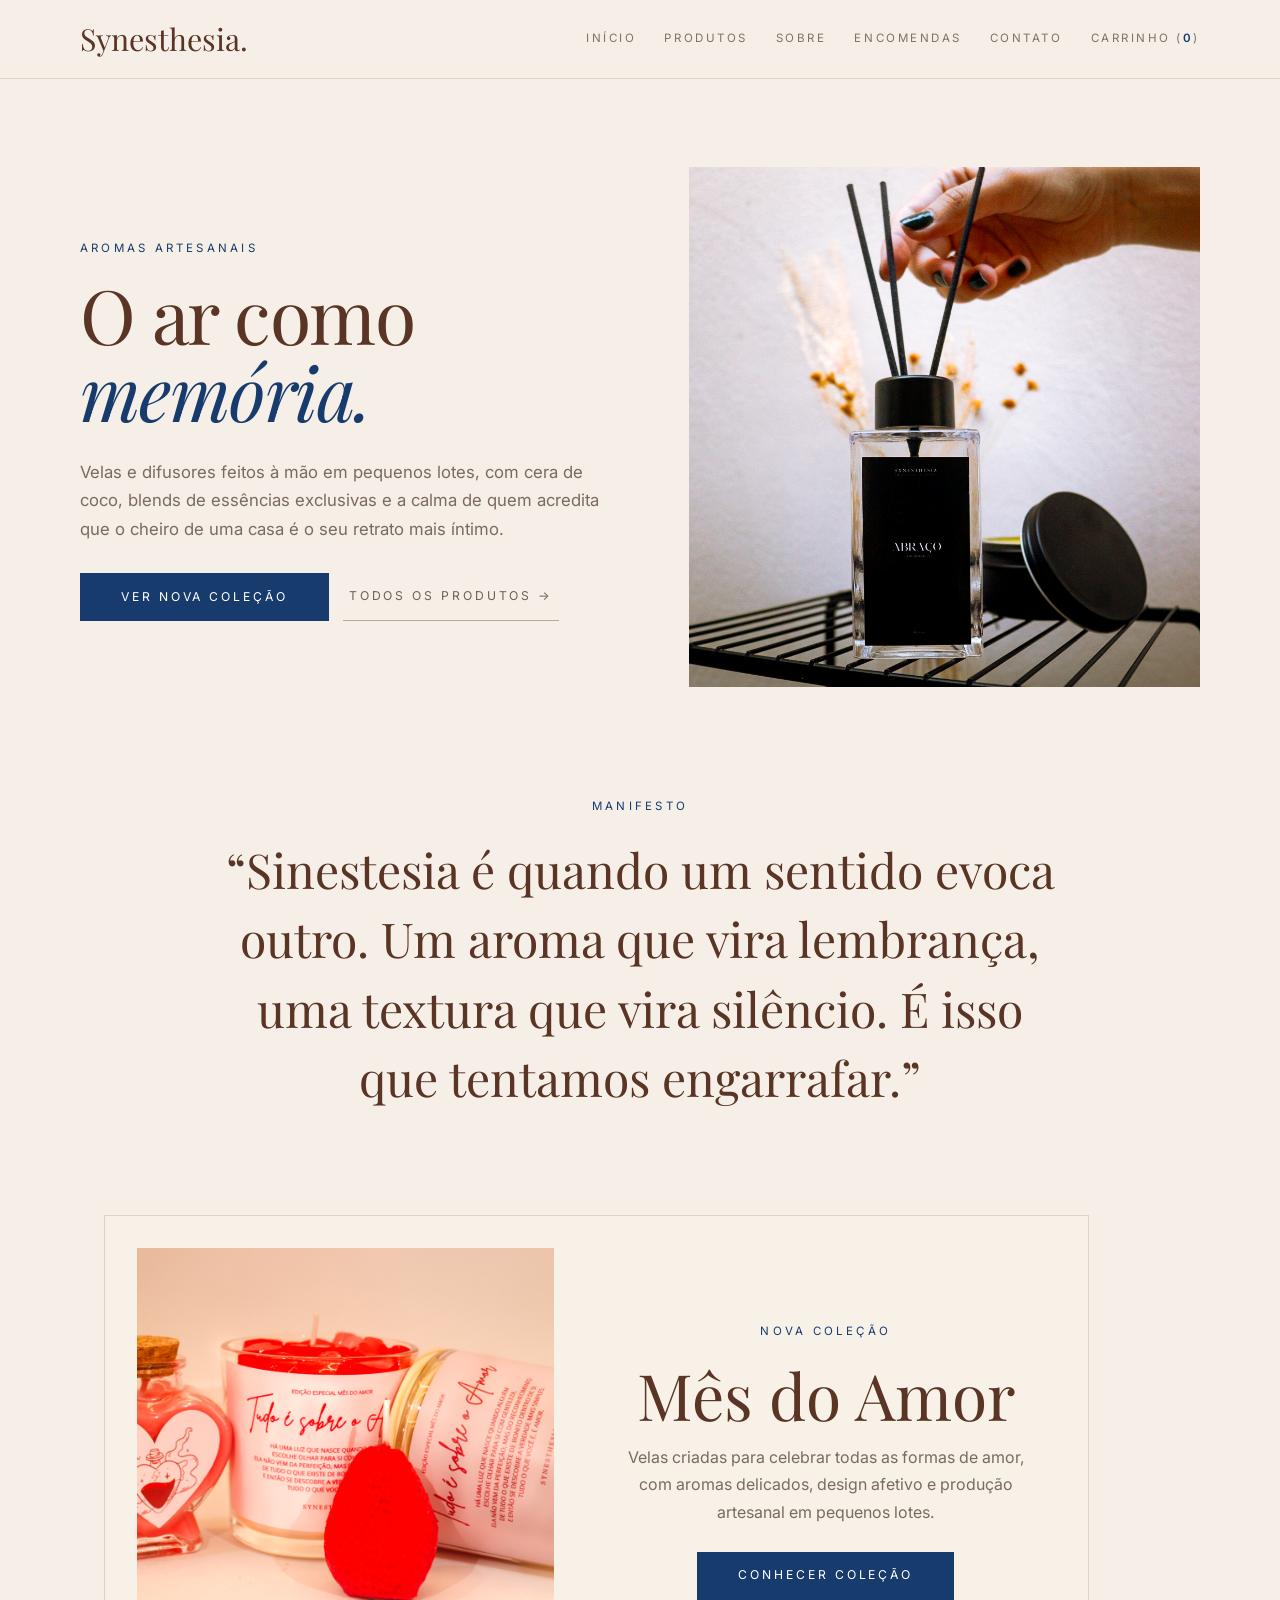
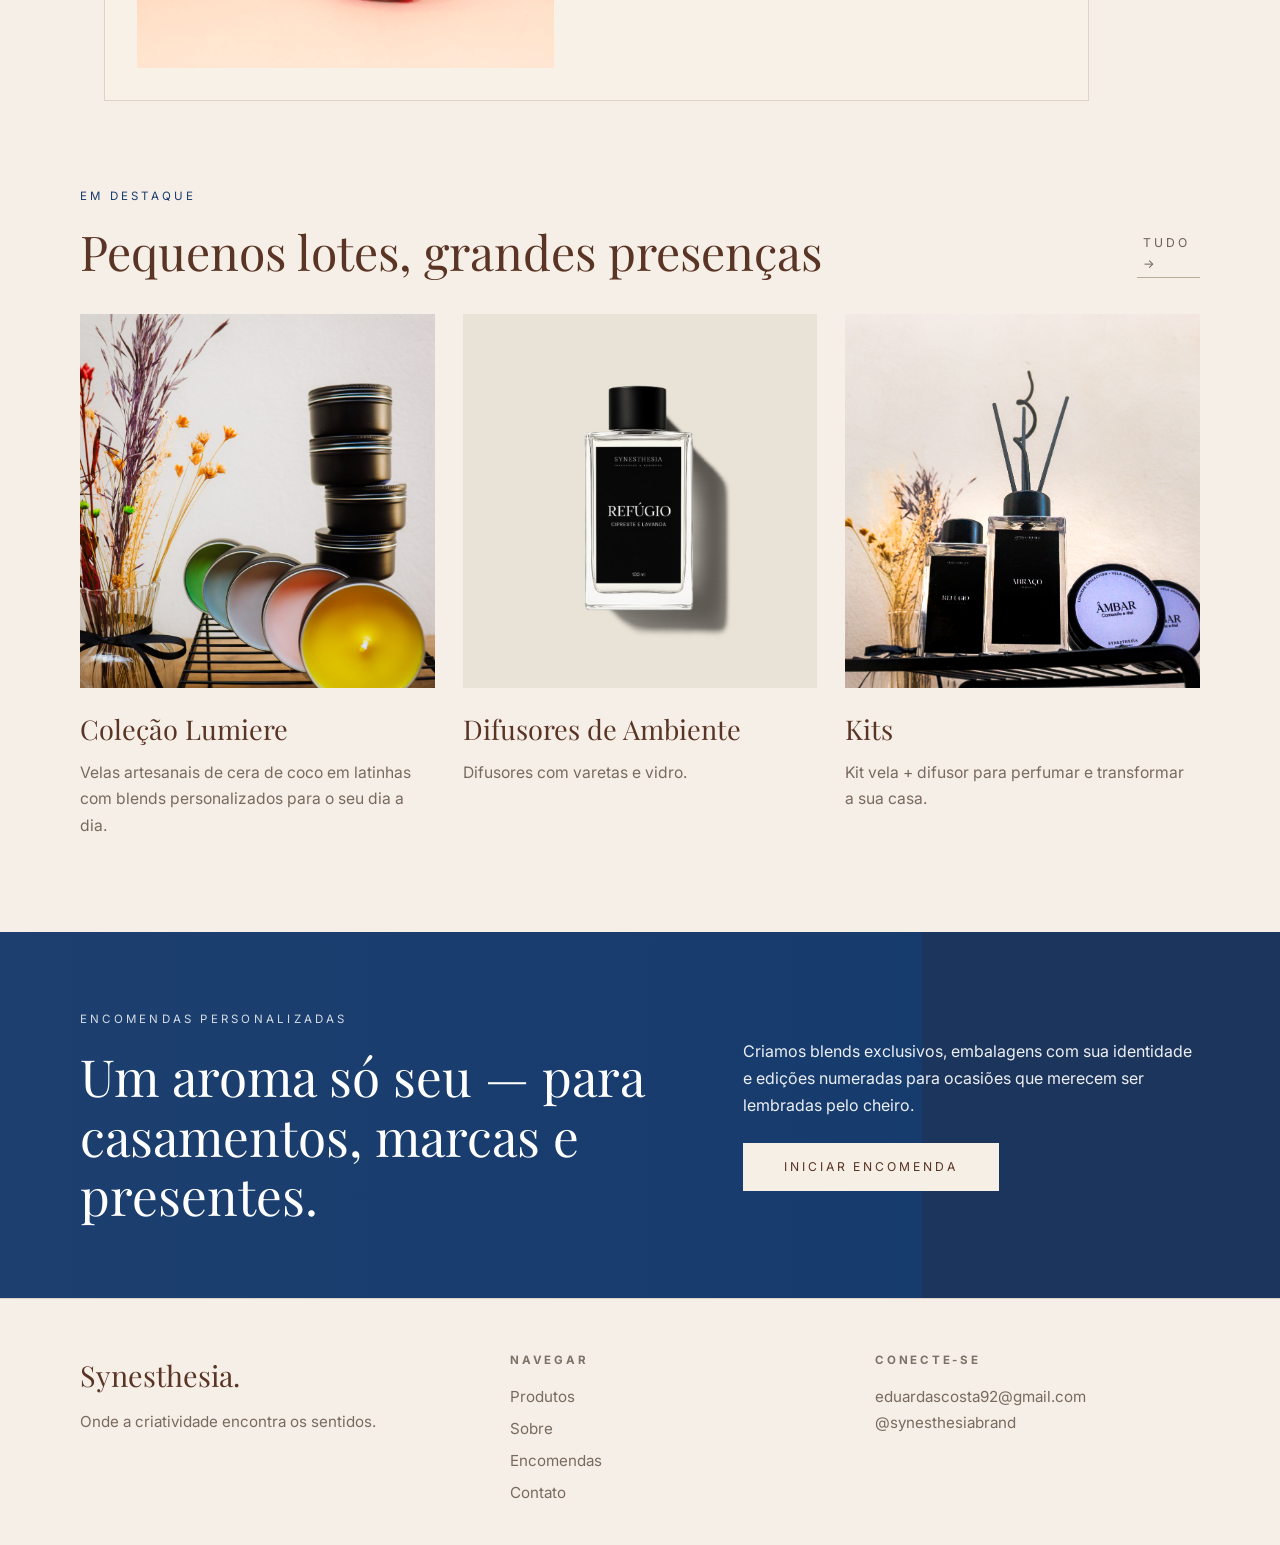
<file: index.html>
<!DOCTYPE html>
<html lang="pt-BR">
<head>
  <meta charset="UTF-8">
  <meta name="viewport" content="width=device-width, initial-scale=1.0">
  <title>Synesthesia</title>

  <!-- Fonts -->
  <link href="https://fonts.googleapis.com/css2?family=Playfair+Display:wght@400;600&family=Inter:wght@300;400;500&display=swap" rel="stylesheet">

  <link rel="stylesheet" href="style.css">
</head>

<body>

<!-- HEADER -->
<header class="header">
  <div class="container nav">
    <div class="logo">Synesthesia.</div>
    <nav>
      <a href="index.html">Início</a>
      <a href="produtos.html">Produtos</a>
      <a href="sobre.html">Sobre</a>
      <a href="encomendas.html">Encomendas</a>
      <a href="contato.html">Contato</a>
      <a href="carrinho.html">Carrinho (<span class="cart-count">0</span>)</a>
    </nav>
  </div>
</header>

<!-- HERO -->
<section class="hero container">
  <div class="hero-text">
    <span class="tag">AROMAS ARTESANAIS</span>

    <h1>
      O ar como <br>
      <span>memória.</span>
    </h1>

    <p>
      Velas e difusores feitos à mão em pequenos lotes, com cera de coco, blends de essências exclusivas e a calma de quem acredita que o cheiro de uma casa é o seu retrato mais íntimo.
    </p>

    <div class="buttons">
  <a href="produtos.html#mes-do-amor" class="btn-primary">Ver nova coleção</a>
  <a href="produtos.html" class="btn-link">Todos os produtos →</a>
</div>
  </div>

  <div class="hero-image">
    <img src="assets/troca.png.jpeg" alt="">
  </div>
</section>

<!-- MANIFESTO -->
<section class="manifesto container">
  <span class="tag">MANIFESTO</span>

  <p class="manifesto-text">
    “Sinestesia é quando um sentido evoca outro. Um aroma que vira lembrança, uma textura que vira silêncio. É isso que tentamos engarrafar.”
  </p>
</section>

<!-- DESTAQUE -->
<section class="featured container">
  <div class="featured-header">
    <div>
     <section class="love-home-cta container">
  <div class="love-home-box">
    
    <div class="love-home-image">
      <img src="assets/banner.jpg" alt="Coleção Mês do Amor">
    </div>

    <div class="love-home-content">
      <span class="tag">Nova coleção</span>

      <h2>Mês do Amor</h2>

      <p>
        Velas criadas para celebrar todas as formas de amor, com aromas delicados,
        design afetivo e produção artesanal em pequenos lotes.
      </p>

      <a href="produtos.html#mes-do-amor" class="btn-primary">
        Conhecer coleção
      </a>
    </div>

  </div>
</section>
      
      <span class="tag">EM DESTAQUE</span>
      <h2>Pequenos lotes, grandes presenças</h2>
    </div>

    <a href="produtos.html" class="btn-link">Tudo →</a>
  </div>

  <div class="grid">
    <div class="card">
      <img src="assets/hero-main.png.jpeg">
      <h3>Coleção Lumiere</h3>
      <p>Velas artesanais de cera de coco em latinhas com blends personalizados para o seu dia a dia.</p>
    </div>

    <div class="card">
      <img src="assets/difusor-refugio.png.png">
      <h3>Difusores de Ambiente</h3>
      <p>Difusores com varetas e vidro.</p>
    </div>

    <div class="card">
      <img src="assets/featured-kit.png.jpeg">
      <h3>Kits</h3>
      <p>Kit vela + difusor para perfumar e transformar a sua casa.</p>
    </div>
  </div>
</section>

<!-- CTA AZUL -->
<section class="cta">
  <div class="container cta-content">
    <div>
      <span class="tag light">ENCOMENDAS PERSONALIZADAS</span>
      <h2>Um aroma só seu — para casamentos, marcas e presentes.</h2>
    </div>

    <div>
      <p>
        Criamos blends exclusivos, embalagens com sua identidade e edições numeradas para ocasiões que merecem ser lembradas pelo cheiro.
      </p>

      <a href="encomendas.html" class="btn-white">Iniciar encomenda</a>
    </div>
  </div>
</section>

<!-- FOOTER -->
<footer class="footer">
  <div class="container footer-grid">
    <div>
      <h3>Synesthesia.</h3>
      <p>Onde a criatividade encontra os sentidos.</p>
    </div>

    <div>
      <h4>Navegar</h4>
      <a href="produtos.html">Produtos</a>
      <a href="sobre.html">Sobre</a>
      <a href="encomendas.html">Encomendas</a>
      <a href="contato.html">Contato</a>
    </div>

    <div>
      <h4>Conecte-se</h4>
      <p>eduardascosta92@gmail.com</p>
      <p>@synesthesiabrand</p>
    </div>
  </div>
</footer>
<script src="script.js"></script>
</body>
</html>
</file>
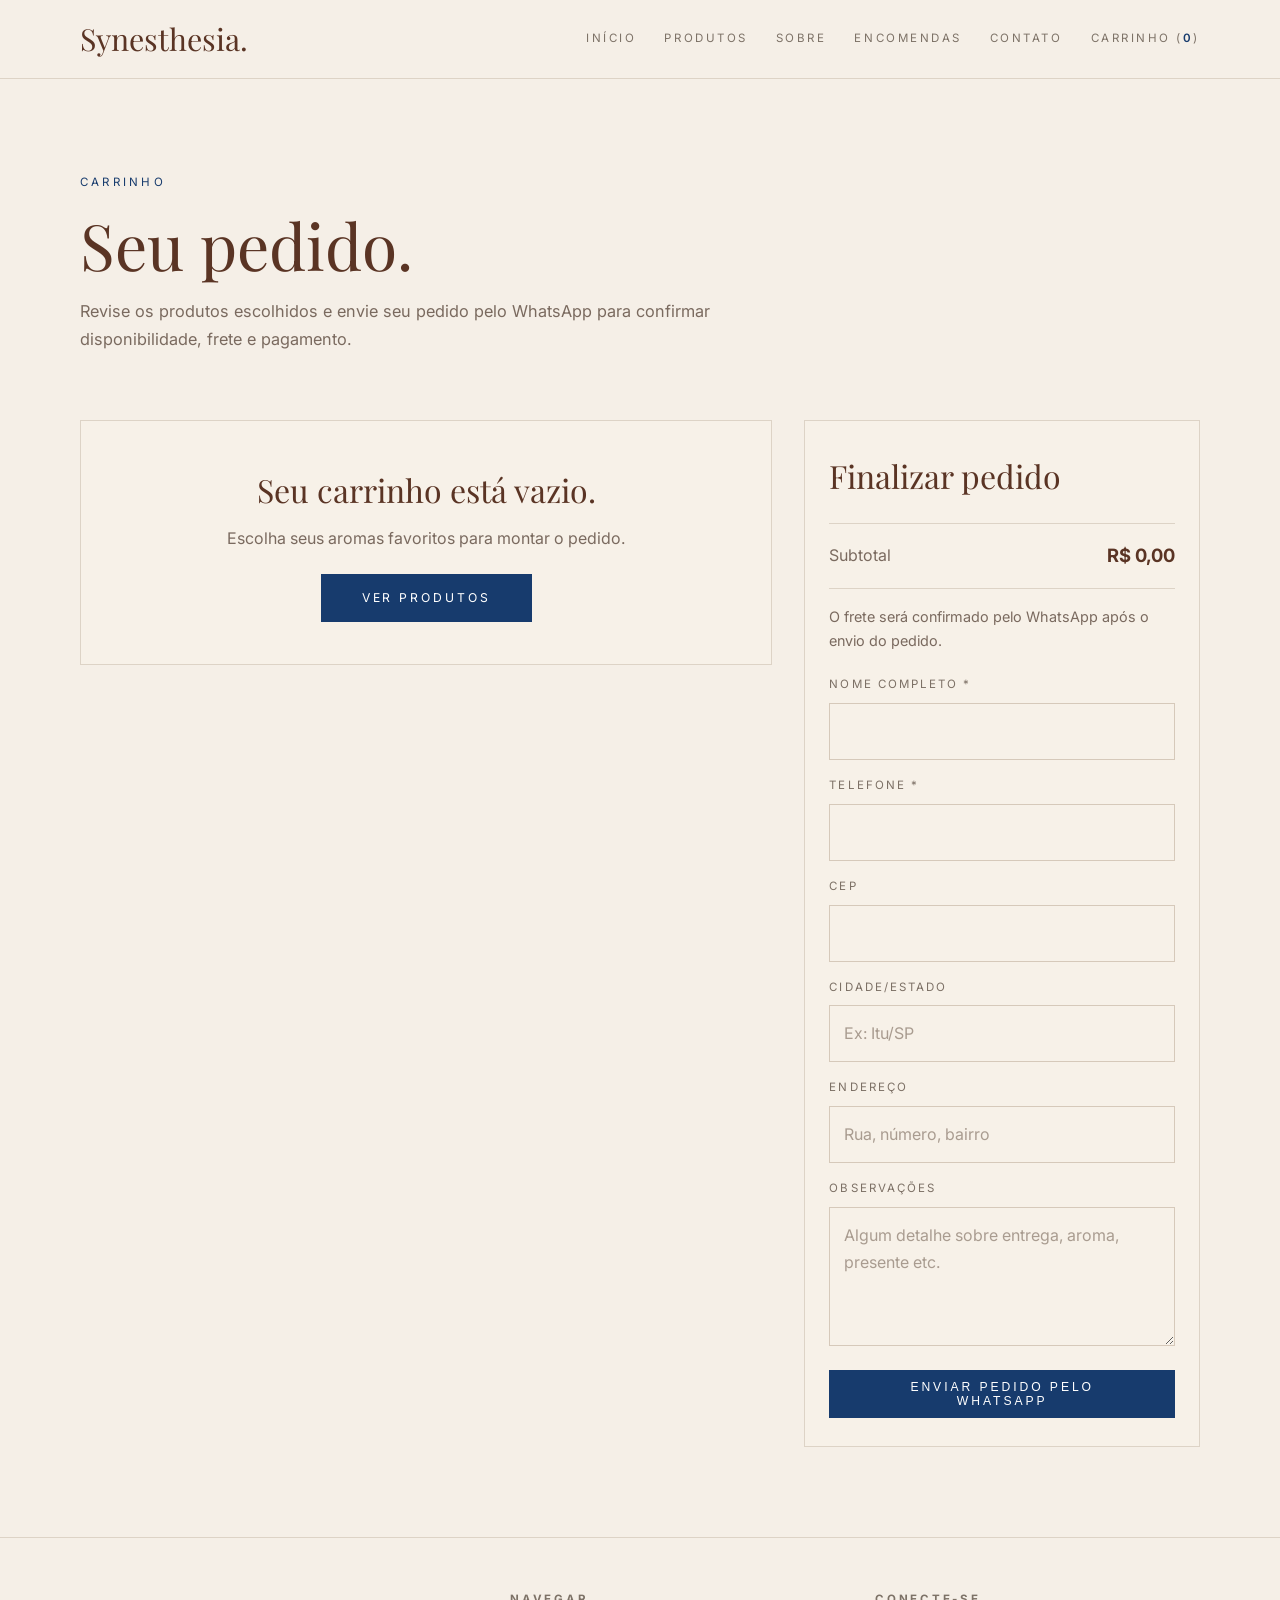
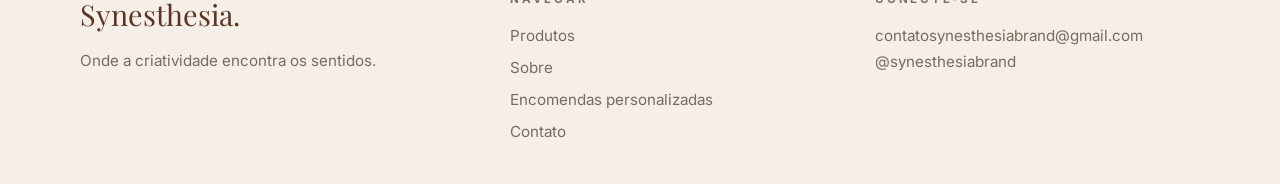
<file: carrinho.html>
<!DOCTYPE html>
<html lang="pt-BR">
<head>
  <meta charset="UTF-8">
  <meta name="viewport" content="width=device-width, initial-scale=1.0">
  <title>Carrinho | Synesthesia</title>

  <link href="https://fonts.googleapis.com/css2?family=Playfair+Display:wght@400;600&family=Inter:wght@300;400;500&display=swap" rel="stylesheet">
  <link rel="stylesheet" href="style.css">
</head>

<body>

  <header class="header">
    <div class="container nav">
      <div class="logo">Synesthesia.</div>

      <nav>
        <a href="index.html">Início</a>
        <a href="produtos.html">Produtos</a>
        <a href="sobre.html">Sobre</a>
        <a href="encomendas.html">Encomendas</a>
        <a href="contato.html">Contato</a>
        <a href="carrinho.html">Carrinho (<span class="cart-count">0</span>)</a>
      </nav>
    </div>
  </header>

  <main>
    <section class="page-hero container">
      <span class="tag">Carrinho</span>
      <h1 class="page-title">Seu pedido.</h1>
      <p class="page-description">
        Revise os produtos escolhidos e envie seu pedido pelo WhatsApp para confirmar disponibilidade, frete e pagamento.
      </p>
    </section>

    <section class="cart-page container">
      <div class="cart-layout">

        <div class="cart-items-area">
          <div id="cart-items"></div>
        </div>

        <aside class="checkout-box">
          <h2>Finalizar pedido</h2>

          <div class="cart-total-line">
            <span>Subtotal</span>
            <strong id="cart-subtotal">R$ 0,00</strong>
          </div>

          <p class="checkout-note">
            O frete será confirmado pelo WhatsApp após o envio do pedido.
          </p>

          <form id="checkout-form" class="checkout-form">
            <div class="form-group">
              <label for="cliente-nome">Nome completo *</label>
              <input type="text" id="cliente-nome" required>
            </div>

            <div class="form-group">
              <label for="cliente-telefone">Telefone *</label>
              <input type="text" id="cliente-telefone" required>
            </div>

            <div class="form-group">
              <label for="cliente-cep">CEP</label>
              <input type="text" id="cliente-cep">
            </div>

            <div class="form-group">
              <label for="cliente-cidade">Cidade/Estado</label>
              <input type="text" id="cliente-cidade" placeholder="Ex: Itu/SP">
            </div>

            <div class="form-group">
              <label for="cliente-endereco">Endereço</label>
              <input type="text" id="cliente-endereco" placeholder="Rua, número, bairro">
            </div>

            <div class="form-group">
              <label for="cliente-observacao">Observações</label>
              <textarea id="cliente-observacao" rows="4" placeholder="Algum detalhe sobre entrega, aroma, presente etc."></textarea>
            </div>

            <button type="submit" class="btn-primary full">
              Enviar pedido pelo WhatsApp
            </button>
          </form>
        </aside>

      </div>
    </section>
  </main>

  <footer class="footer">
    <div class="container footer-grid">
      <div>
        <h3>Synesthesia.</h3>
        <p>Onde a criatividade encontra os sentidos.</p>
      </div>

      <div>
        <h4>Navegar</h4>
        <a href="produtos.html">Produtos</a>
        <a href="sobre.html">Sobre</a>
        <a href="encomendas.html">Encomendas personalizadas</a>
        <a href="contato.html">Contato</a>
      </div>

      <div>
        <h4>Conecte-se</h4>
        <p>contatosynesthesiabrand@gmail.com</p>
        <p>@synesthesiabrand</p>
      </div>
    </div>
  </footer>

  <script src="script.js"></script>
</body>
</html>
</file>
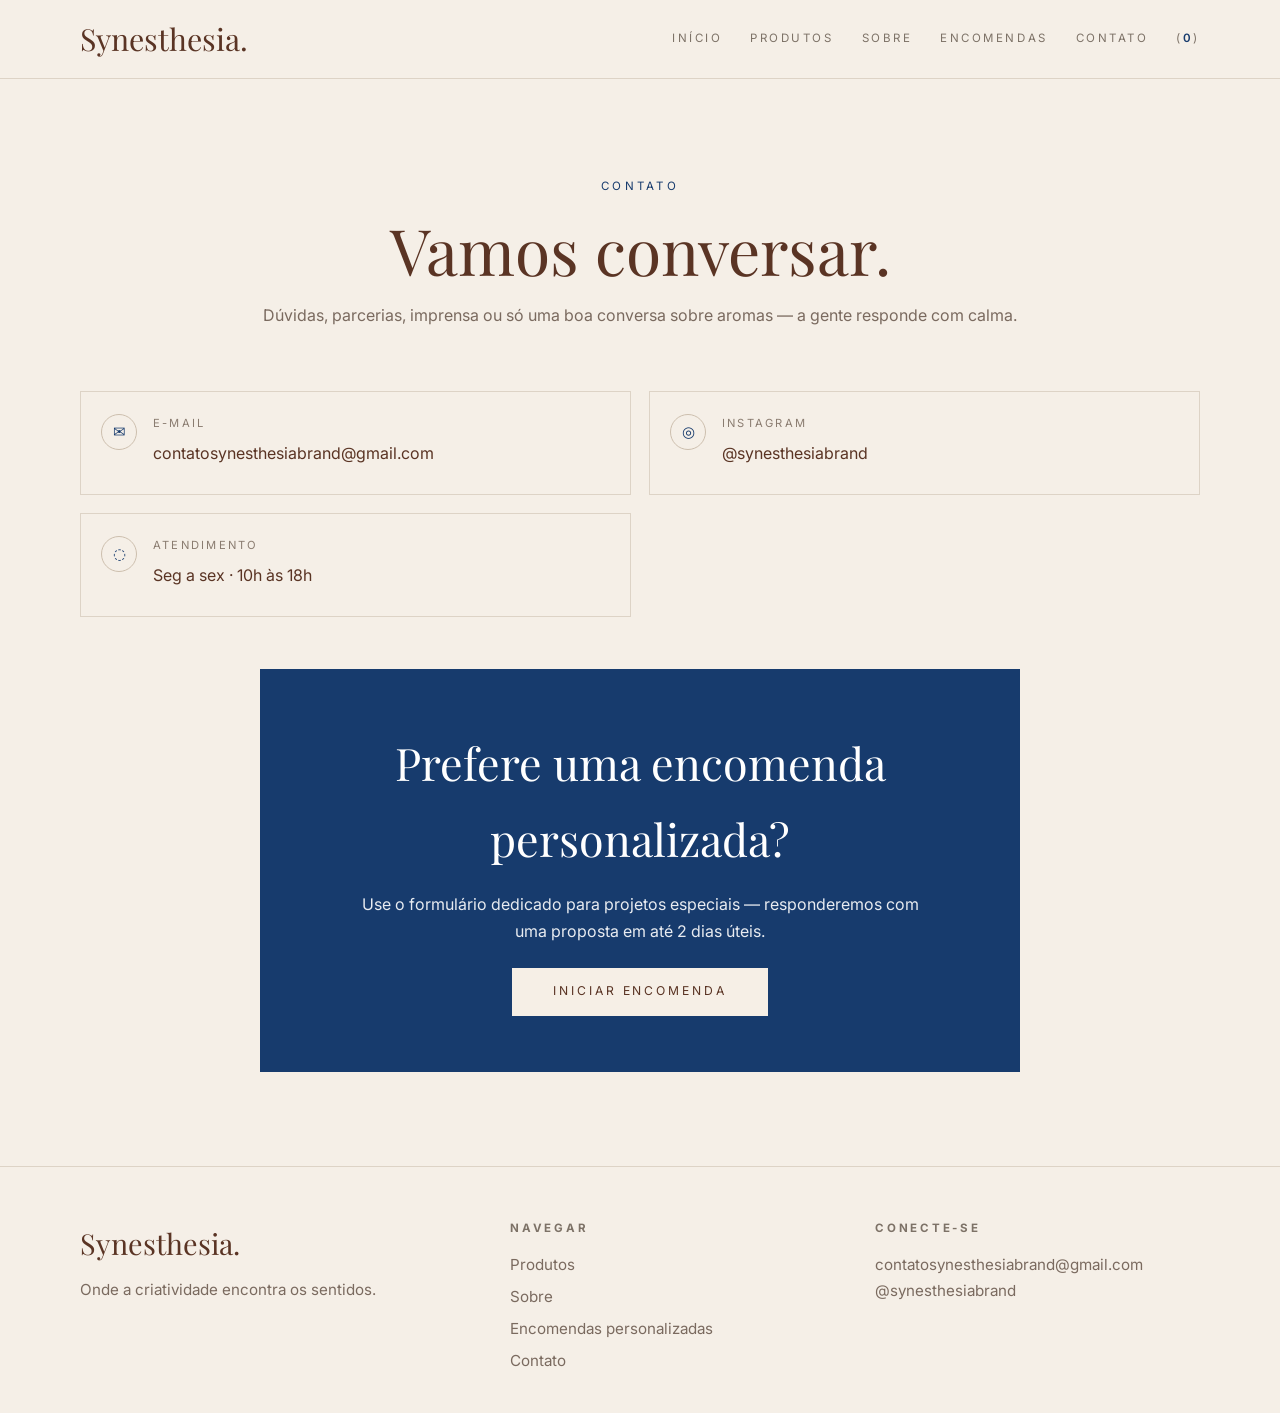
<file: contato.html>
<!DOCTYPE html>
<html lang="pt-BR">
<head>
  <meta charset="UTF-8">
  <meta name="viewport" content="width=device-width, initial-scale=1.0">
  <title>Contato | Synesthesia</title>

  <link href="https://fonts.googleapis.com/css2?family=Playfair+Display:wght@400;600&family=Inter:wght@300;400;500&display=swap" rel="stylesheet">
  <link rel="stylesheet" href="style.css">
</head>
<body>

  <header class="header">
    <div class="container nav">
      <div class="logo">Synesthesia.</div>
      <nav>
        <a href="index.html">Início</a>
        <a href="produtos.html">Produtos</a>
        <a href="sobre.html">Sobre</a>
        <a href="encomendas.html">Encomendas</a>
        <a href="contato.html">Contato</a>
        <a href="Carrinho.html"> (<span class="cart-count">0</span>)</a>
      </nav>
    </div>
  </header>

  <main>
    <section class="contact-hero container">
      <span class="tag">Contato</span>
      <h1 class="contact-title">Vamos conversar.</h1>
      <p class="contact-description">
        Dúvidas, parcerias, imprensa ou só uma boa conversa sobre aromas — a gente responde com calma.
      </p>
    </section>

    <section class="contact-cards container">
      <div class="contact-grid">
        <a class="contact-card" href="mailto:eduardascosta92@gmail.com">
          <div class="contact-icon">✉</div>
          <div>
            <span>E-mail</span>
            <strong>contatosynesthesiabrand@gmail.com</strong>
          </div>
        </a>

        <a class="contact-card" href="https://instagram.com/synesthesiabrand" target="_blank" rel="noopener noreferrer">
          <div class="contact-icon">◎</div>
          <div>
            <span>Instagram</span>
            <strong>@synesthesiabrand</strong>
          </div>
        </a>

        <div class="contact-card">
          <div class="contact-icon">◌</div>
          <div>
            <span>Atendimento</span>
            <strong>Seg a sex · 10h às 18h</strong>
          </div>
        </div>
      </div>
    </section>

    <section class="contact-cta container">
      <div class="contact-cta-box">
        <h2>Prefere uma encomenda personalizada?</h2>
        <p>
          Use o formulário dedicado para projetos especiais — responderemos com uma proposta em até 2 dias úteis.
        </p>
        <a href="encomendas.html" class="btn-white">Iniciar encomenda</a>
      </div>
    </section>
  </main>

  <footer class="footer">
    <div class="container footer-grid">
      <div>
        <h3>Synesthesia.</h3>
        <p>Onde a criatividade encontra os sentidos.</p>
      </div>

      <div>
        <h4>Navegar</h4>
        <a href="produtos.html">Produtos</a>
        <a href="sobre.html">Sobre</a>
        <a href="encomendas.html">Encomendas personalizadas</a>
        <a href="contato.html">Contato</a>
      </div>

      <div>
        <h4>Conecte-se</h4>
        <p>contatosynesthesiabrand@gmail.com</p>
        <p>@synesthesiabrand</p>
      </div>
    </div>
  </footer>
<script src="script.js"></script>
</body>
</html>
</file>
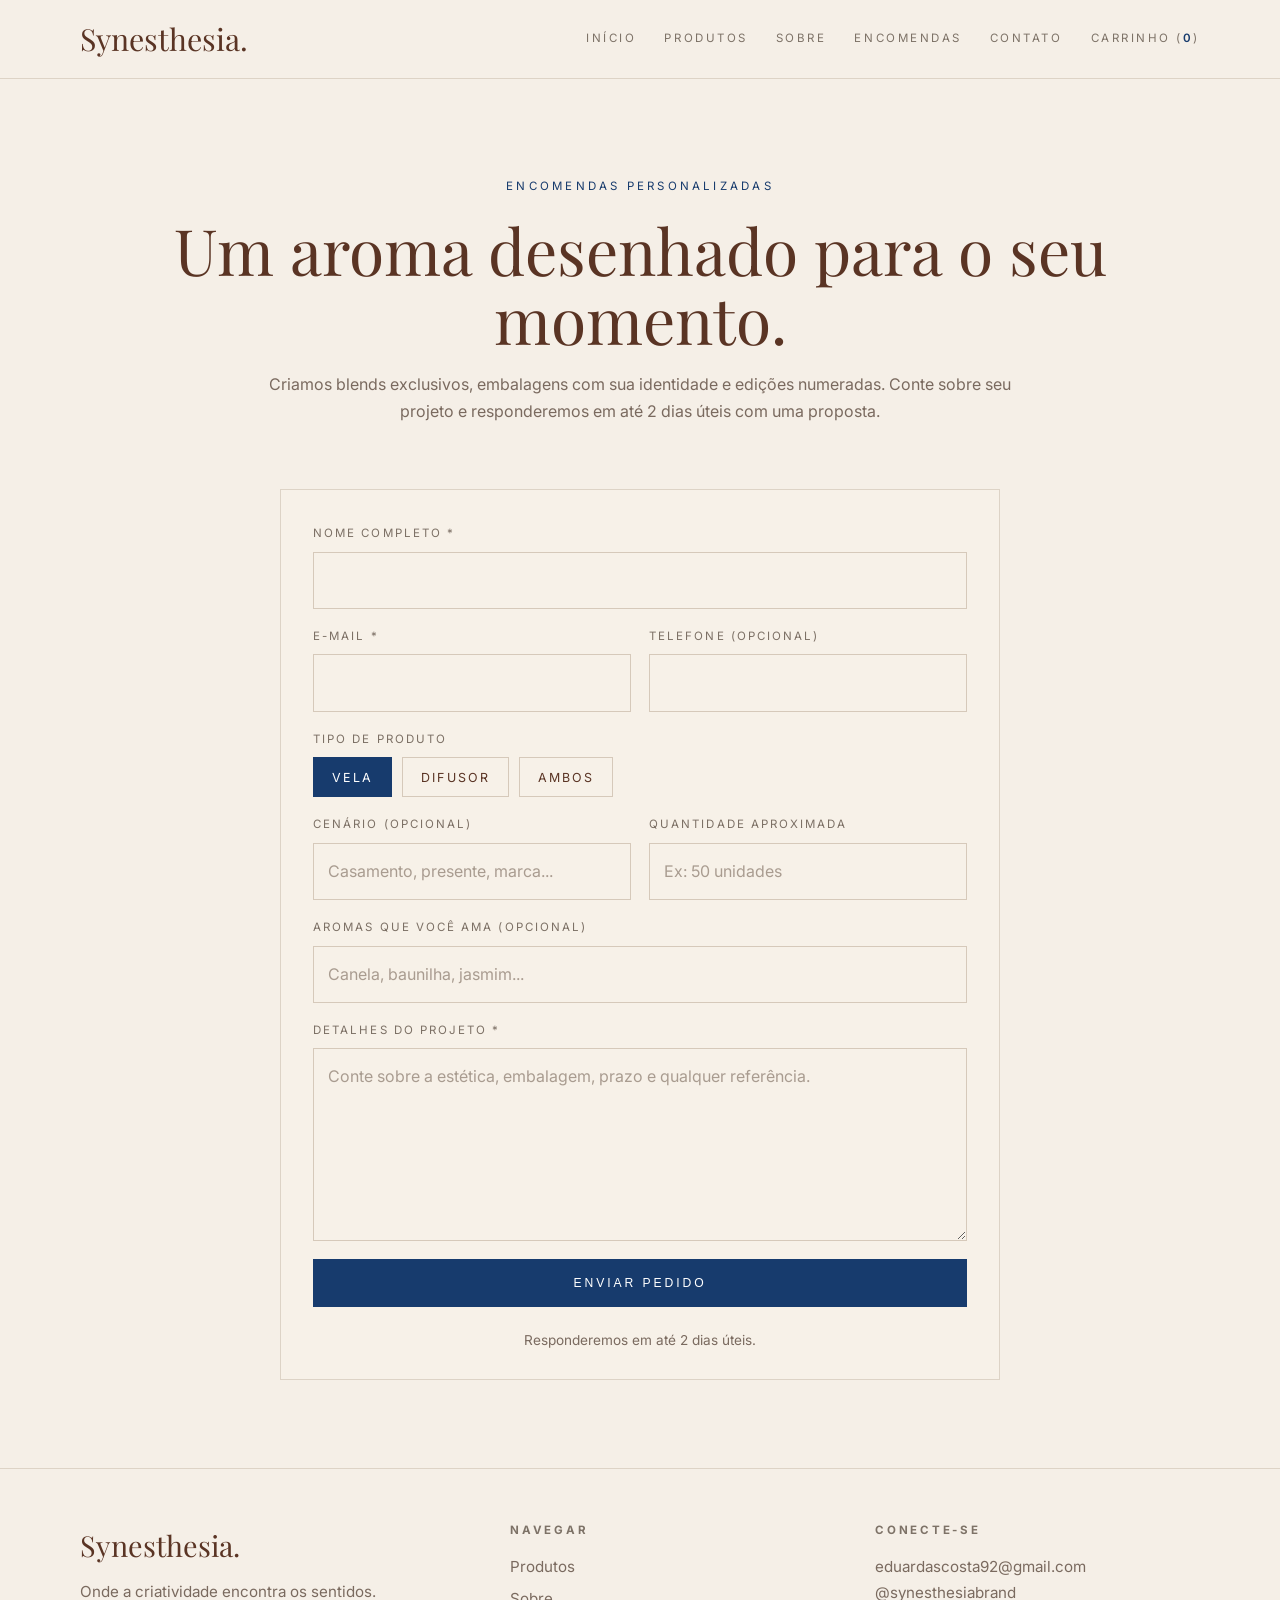
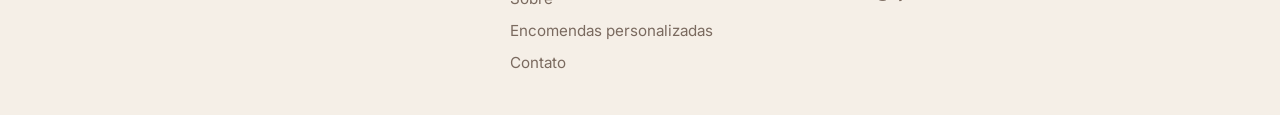
<file: encomendas.html>
<!DOCTYPE html>
<html lang="pt-BR">
<head>
  <meta charset="UTF-8">
  <meta name="viewport" content="width=device-width, initial-scale=1.0">
  <title>Encomendas | Synesthesia</title>

  <link href="https://fonts.googleapis.com/css2?family=Playfair+Display:wght@400;600&family=Inter:wght@300;400;500&display=swap" rel="stylesheet">
  <link rel="stylesheet" href="style.css">
</head>
<body>

  <header class="header">
    <div class="container nav">
      <div class="logo">Synesthesia.</div>
      <nav>
        <a href="index.html">Início</a>
        <a href="produtos.html">Produtos</a>
        <a href="sobre.html">Sobre</a>
        <a href="encomendas.html">Encomendas</a>
        <a href="contato.html">Contato</a>
        <a href="carrinho.html">Carrinho (<span class="cart-count">0</span>)</a>
      </nav>
    </div>
  </header>

  <main>
    <section class="orders-hero container">
      <span class="tag">Encomendas personalizadas</span>
      <h1 class="orders-title">Um aroma desenhado para o seu momento.</h1>
      <p class="orders-description">
        Criamos blends exclusivos, embalagens com sua identidade e edições numeradas. Conte sobre seu projeto e responderemos em até 2 dias úteis com uma proposta.
      </p>
    </section>

    <section class="orders-form-section container">
      <div class="orders-form-wrap">
        <form
          class="orders-form"
          action="https://formsubmit.co/eduardascosta92@gmail.com"
          method="POST"
        >
          <input type="hidden" name="_subject" value="Nova encomenda personalizada - Synesthesia">
          <input type="hidden" name="_captcha" value="false">

          <div class="form-group">
            <label for="nome">Nome completo *</label>
            <input type="text" id="nome" name="nome" required>
          </div>

          <div class="form-row">
            <div class="form-group">
              <label for="email">E-mail *</label>
              <input type="email" id="email" name="email" required>
            </div>

            <div class="form-group">
              <label for="telefone">Telefone (opcional)</label>
              <input type="text" id="telefone" name="telefone">
            </div>
          </div>

          <div class="form-group">
            <label>Tipo de produto</label>
            <div class="choice-group">
              <label class="choice-pill">
                <input type="radio" name="tipo_produto" value="Vela" checked>
                <span>Vela</span>
              </label>

              <label class="choice-pill">
                <input type="radio" name="tipo_produto" value="Difusor">
                <span>Difusor</span>
              </label>

              <label class="choice-pill">
                <input type="radio" name="tipo_produto" value="Ambos">
                <span>Ambos</span>
              </label>
            </div>
          </div>

          <div class="form-row">
            <div class="form-group">
              <label for="cenario">Cenário (opcional)</label>
              <input type="text" id="cenario" name="cenario" placeholder="Casamento, presente, marca...">
            </div>

            <div class="form-group">
              <label for="quantidade">Quantidade aproximada</label>
              <input type="text" id="quantidade" name="quantidade" placeholder="Ex: 50 unidades">
            </div>
          </div>

          <div class="form-group">
            <label for="aromas">Aromas que você ama (opcional)</label>
            <input type="text" id="aromas" name="aromas" placeholder="Canela, baunilha, jasmim...">
          </div>

          <div class="form-group">
            <label for="detalhes">Detalhes do projeto *</label>
            <textarea id="detalhes" name="detalhes" rows="6" placeholder="Conte sobre a estética, embalagem, prazo e qualquer referência." required></textarea>
          </div>

          <button type="submit" class="btn-primary full">Enviar pedido</button>

          <p class="form-note">Responderemos em até 2 dias úteis.</p>
        </form>
      </div>
    </section>
  </main>

  <footer class="footer">
    <div class="container footer-grid">
      <div>
        <h3>Synesthesia.</h3>
        <p>Onde a criatividade encontra os sentidos.</p>
      </div>

      <div>
        <h4>Navegar</h4>
        <a href="produtos.html">Produtos</a>
        <a href="sobre.html">Sobre</a>
        <a href="encomendas.html">Encomendas personalizadas</a>
        <a href="contato.html">Contato</a>
      </div>

      <div>
        <h4>Conecte-se</h4>
        <p>eduardascosta92@gmail.com</p>
        <p>@synesthesiabrand</p>
      </div>
    </div>
  </footer>
<script src="script.js"></script>
</body>
</html>
</file>
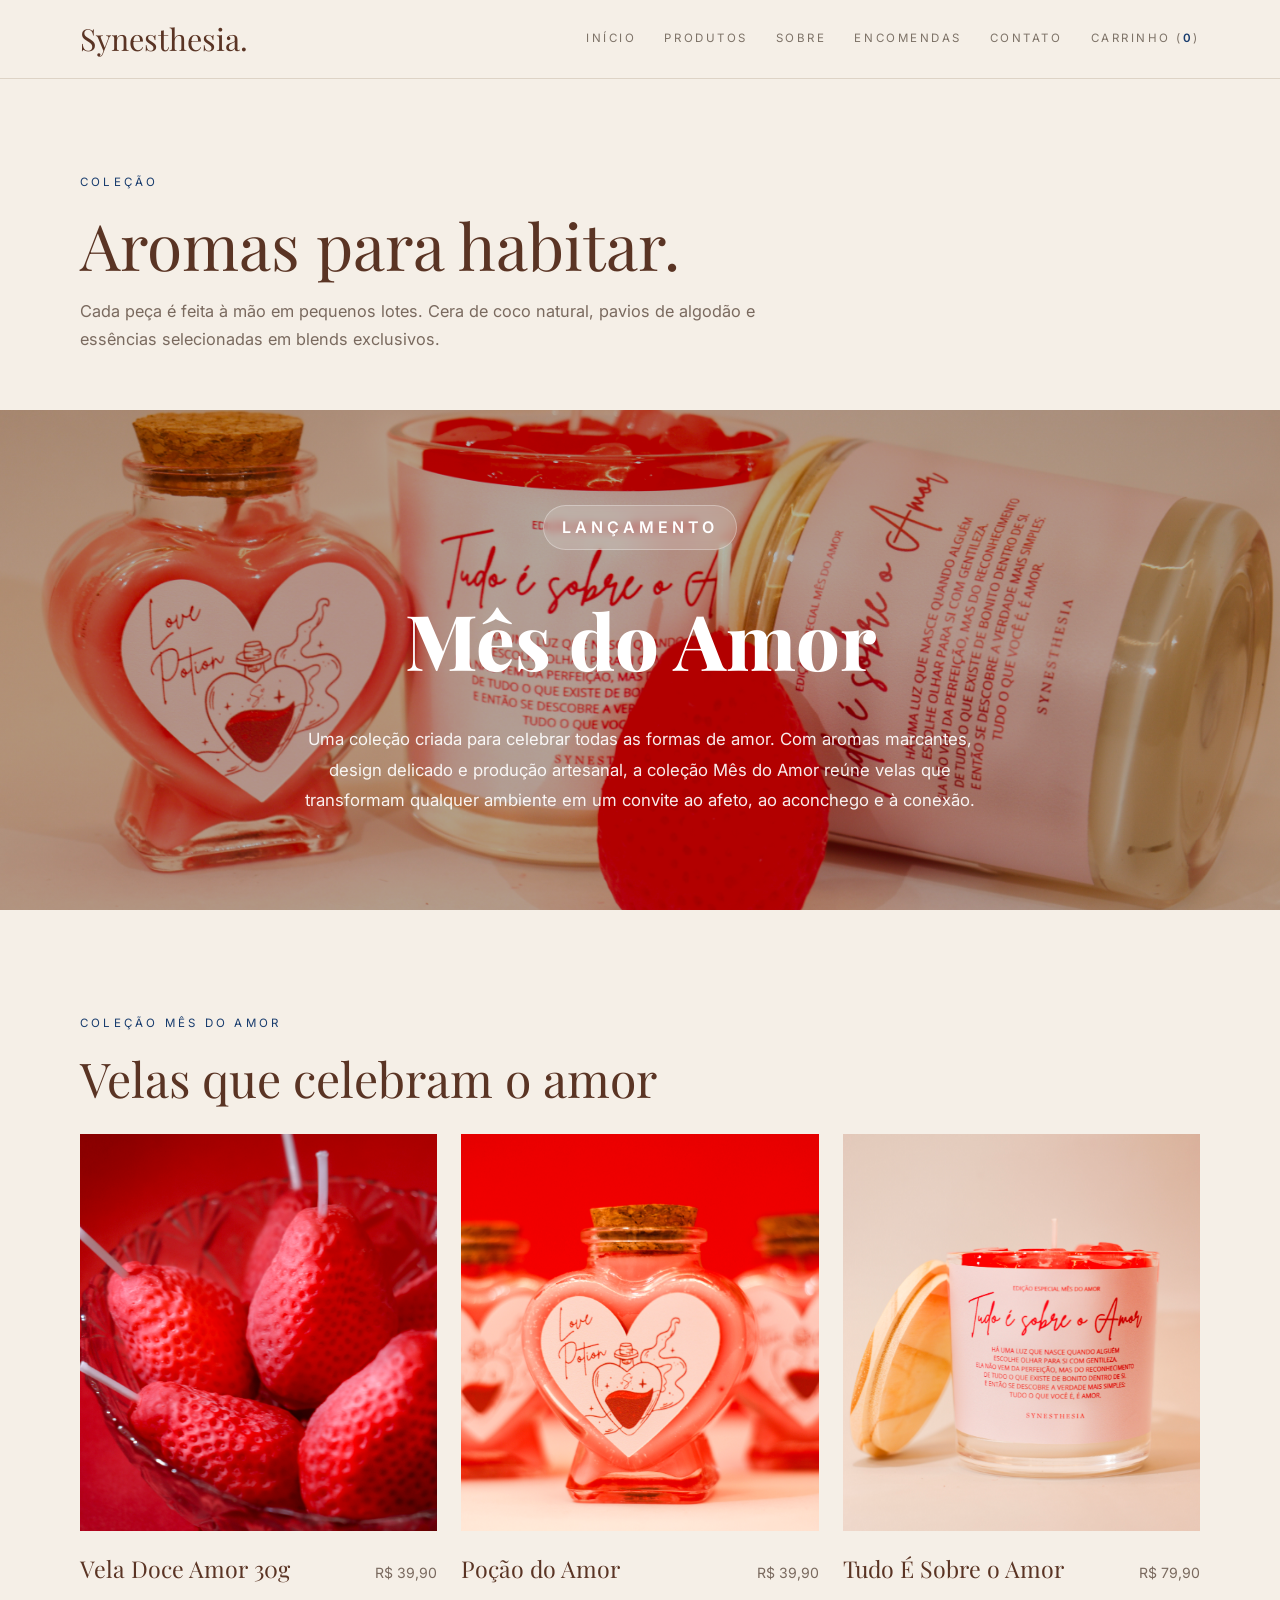
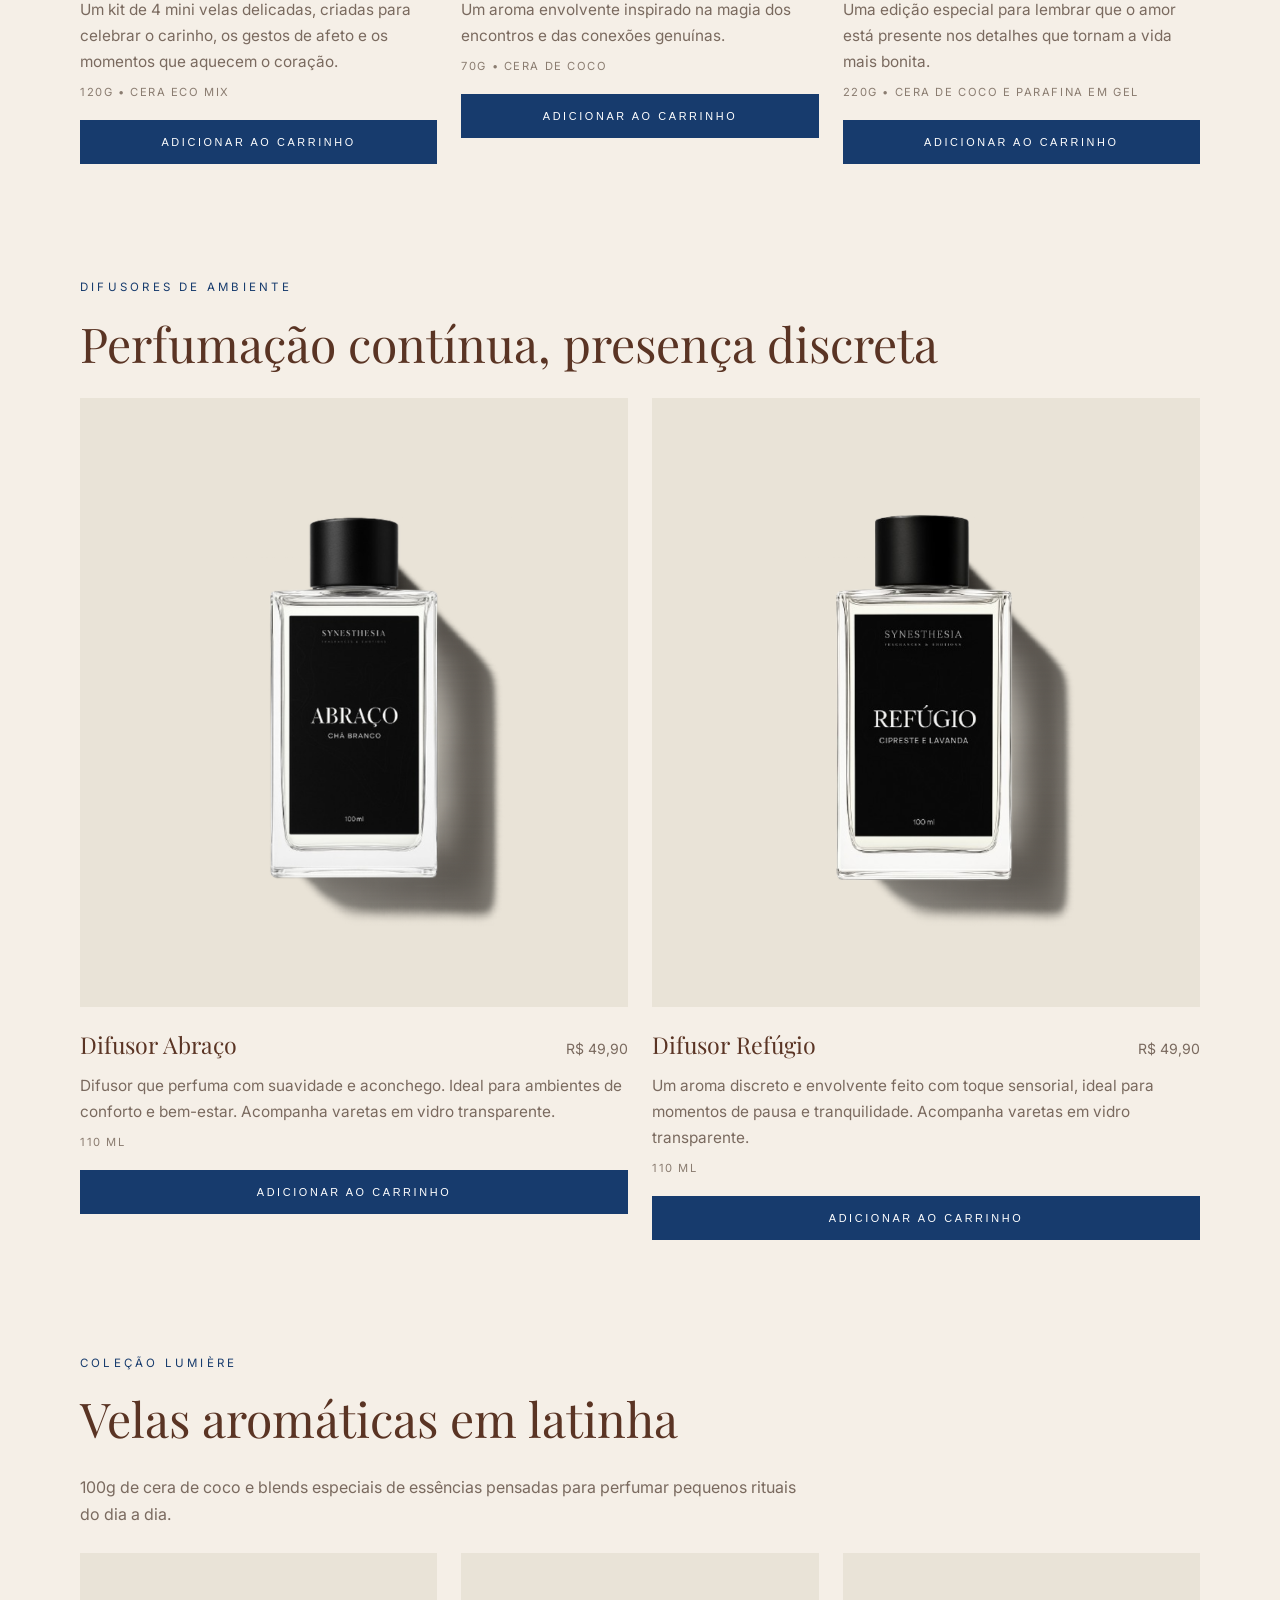
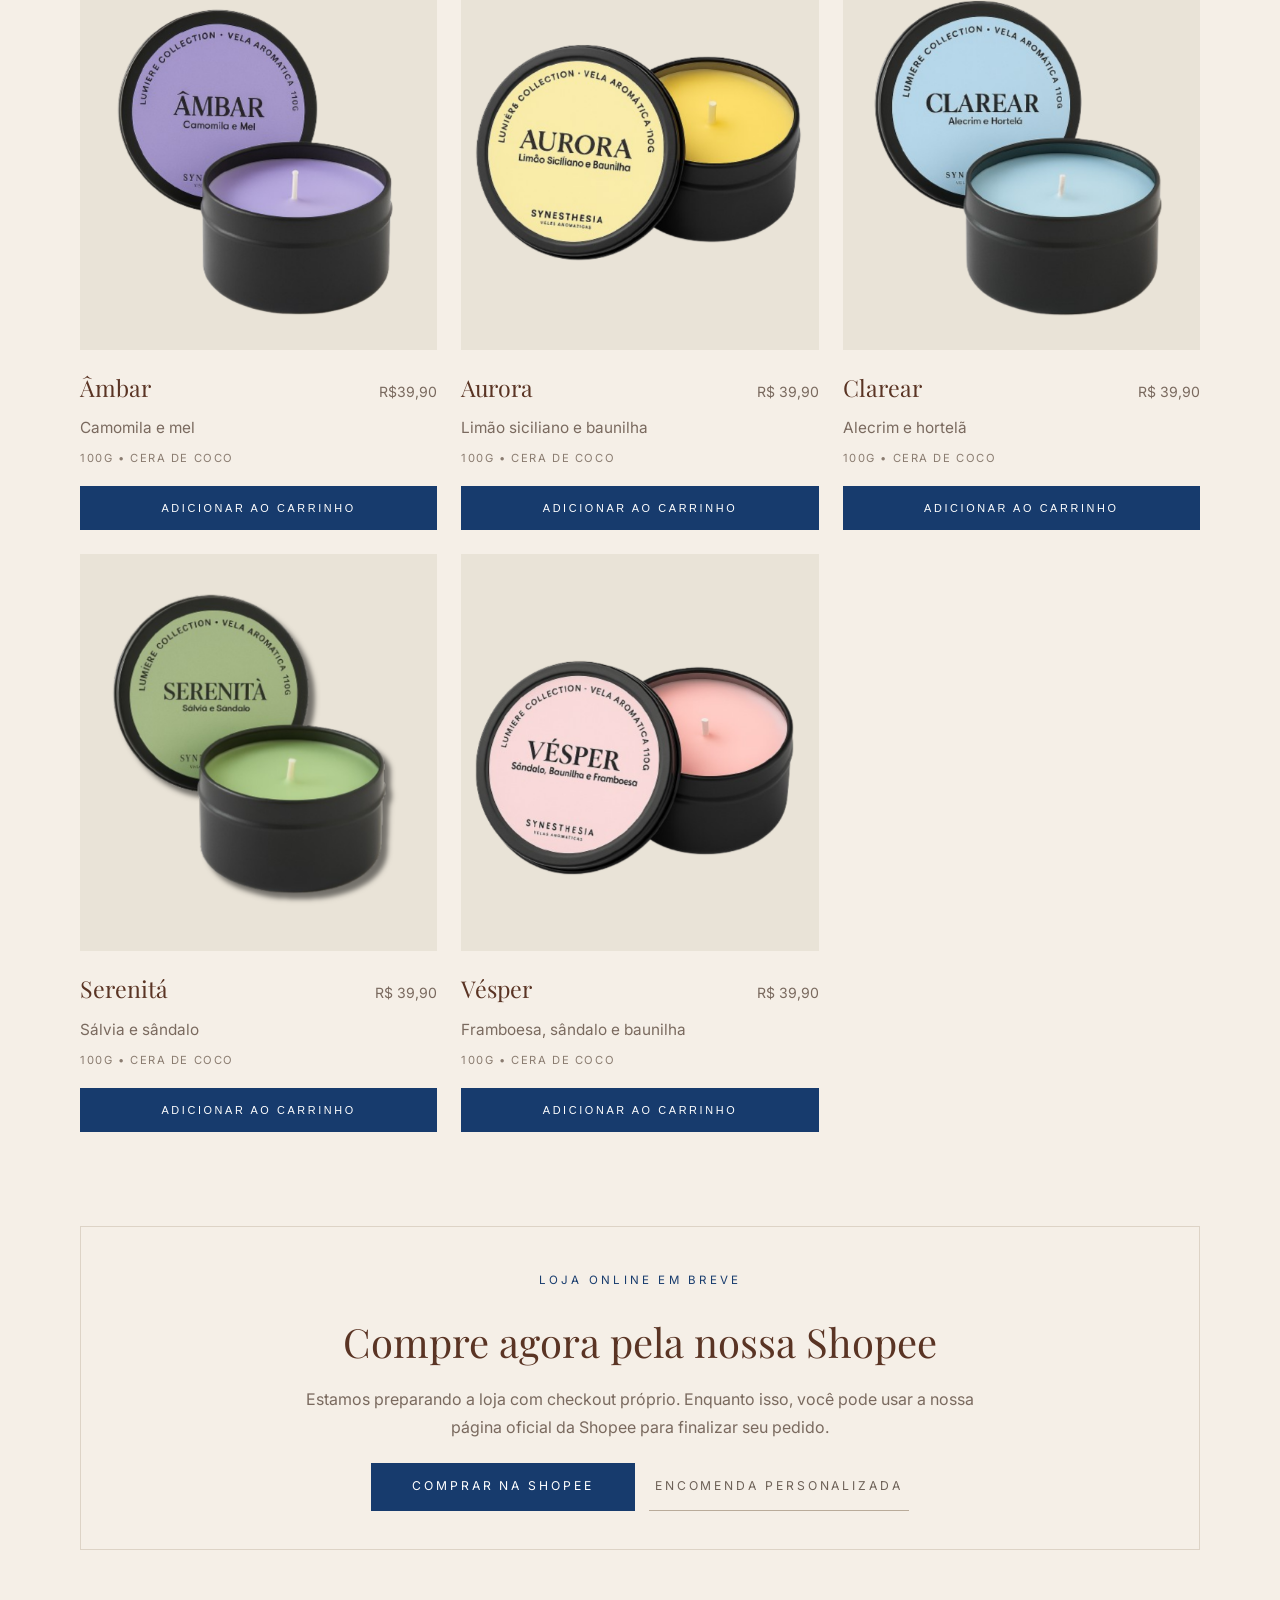
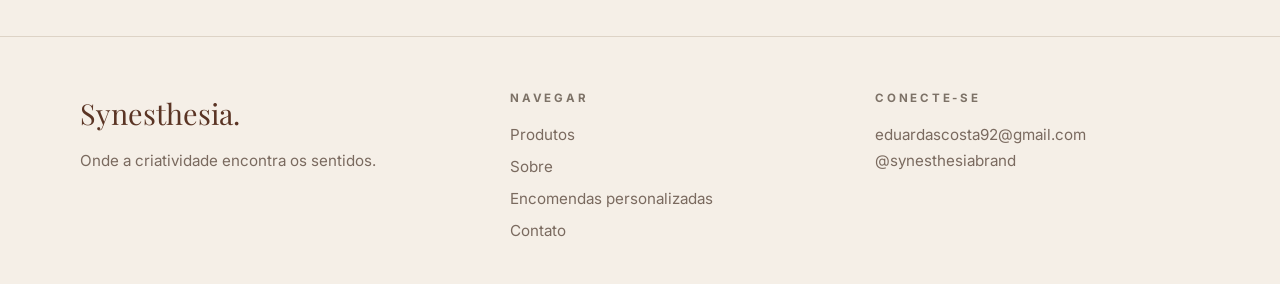
<file: produtos.html>
<!DOCTYPE html>
<html lang="pt-BR">
<head>
  <meta charset="UTF-8">
  <meta name="viewport" content="width=device-width, initial-scale=1.0">
  <title>Produtos | Synesthesia</title>

  <link href="https://fonts.googleapis.com/css2?family=Playfair+Display:wght@400;600&family=Inter:wght@300;400;500&display=swap" rel="stylesheet">
  <link rel="stylesheet" href="style.css">
</head>
<body>

  <header class="header">
    <div class="container nav">
      <div class="logo">Synesthesia.</div>
      <nav>
        <a href="index.html">Início</a>
        <a href="produtos.html">Produtos</a>
        <a href="sobre.html">Sobre</a>
        <a href="encomendas.html">Encomendas</a>
        <a href="contato.html">Contato</a>
        <a href="carrinho.html">Carrinho (<span class="cart-count">0</span>)</a>
      </nav>
    </div>
  </header>

  <main>
    <section class="page-hero container">
      <span class="tag">Coleção</span>
      <h1 class="page-title">Aromas para habitar.</h1>
      <p class="page-description">
        Cada peça é feita à mão em pequenos lotes. Cera de coco natural, pavios de algodão e essências selecionadas em blends exclusivos.
      </p>
    </section>

    <main>
     <section class="love-banner">
  <div class="love-banner-overlay">
    <span class="tag light">Lançamento</span>
    <h1>Mês do Amor</h1>
    <p>
      Uma coleção criada para celebrar todas as formas de amor. Com aromas marcantes,
      design delicado e produção artesanal, a coleção Mês do Amor reúne velas que
      transformam qualquer ambiente em um convite ao afeto, ao aconchego e à conexão.
    </p>
  </div>
</section>
<!-- COLE AQUI -->

<section id="mes-do-amor" class="product-section container">
  <span class="tag">Coleção Mês do Amor</span>
  <h2 class="section-title">Velas que celebram o amor</h2>

  <div class="products-grid products-grid-3">

    <article class="product-card">
      <div class="product-image-wrap">
        <img src="assets/doce-amor.jpg" alt="Vela Doce Amor 30g">
      </div>
      <div class="product-info">
        <div class="product-topline">
          <h3>Vela Doce Amor 30g</h3>
          <span>R$ 39,90</span>
        </div>
        <p>
          Um kit de 4 mini velas delicadas, criadas para celebrar o carinho, os gestos de afeto e os momentos que aquecem o coração.
        </p>
        <small>120g • cera eco mix</small>
        <button
  type="button"
  class="btn-primary add-to-cart"
  data-id="doce-amor-30g"
  data-name="Vela Doce Amor 30g"
  data-price="39.90"
  data-image="assets/doce-amor.jpg"
  data-description="Uma vela delicada criada para celebrar o carinho, os gestos de afeto e os momentos que aquecem o coração."
  data-detail="30g • cera eco mix"
>
  Adicionar ao carrinho
</button>
      </div>
    </article>

    <article class="product-card">
      <div class="product-image-wrap">
        <img src="assets/love-potion.jpg" alt="Poção do Amor">
      </div>
      <div class="product-info">
        <div class="product-topline">
          <h3>Poção do Amor</h3>
          <span>R$ 39,90</span>
        </div>
        <p>
          Um aroma envolvente inspirado na magia dos encontros e das conexões genuínas.
        </p>
        <small>70g • cera de coco</small>
        <button
  type="button"
  class="btn-primary add-to-cart"
  data-id="pocao-do-amor"
  data-name="Poção do Amor"
  data-price="39.90"
  data-image="assets/love-potion.jpg"
  data-description="Um aroma envolvente inspirado na magia dos encontros e das conexões genuínas."
  data-detail="70g • cera de coco"
>
  Adicionar ao carrinho
</button>
      </div>
    </article>

    <article class="product-card">
      <div class="product-image-wrap">
        <img src="assets/tudo-é-sobre-o-amor.jpg" alt="Tudo É Sobre o Amor">
      </div>
      <div class="product-info">
        <div class="product-topline">
          <h3>Tudo É Sobre o Amor</h3>
          <span>R$ 79,90</span>
        </div>
        <p>
          Uma edição especial para lembrar que o amor está presente nos detalhes que tornam a vida mais bonita.
        </p>
        <small>220g • cera de coco e parafina em gel</small>
        <button
  type="button"
  class="btn-primary add-to-cart"
  data-id="tudo-e-sobre-o-amor"
  data-name="Tudo É Sobre o Amor"
  data-price="79.90"
  data-image="assets/tudo-é-sobre-o-amor.jpg"
  data-description="Uma edição especial para lembrar que o amor está presente nos detalhes que tornam a vida mais bonita."
  data-detail="220g • cera de coco e parafina em gel"
>
  Adicionar ao carrinho
</button>
      </div>
    </article>

  </div>
</section>

<!-- DEPOIS CONTINUA O QUE JÁ EXISTE -->
      
  
    <section class="product-section container">
      <span class="tag">Difusores de ambiente</span>
      <h2 class="section-title">Perfumação contínua, presença discreta</h2>

      <div class="products-grid products-grid-2">
        <article class="product-card">
          <div class="product-image-wrap">
            <img src="assets/difusor-abraco.png.png" alt="Difusor Abraço">
          </div>
          
          <div class="product-info">
            <div class="product-topline">
              <h3>Difusor Abraço</h3>
              <span>R$ 49,90</span>
            </div>
            <p>
              Difusor que perfuma com suavidade e aconchego. Ideal para ambientes de conforto e bem-estar. Acompanha varetas em vidro transparente.
            </p>
            <small>110 ml</small>
            <button
  type="button"
  class="btn-primary add-to-cart"
  data-id="difusor-abraco"
  data-name="Difusor Abraço"
  data-price="49.90"
  data-image="assets/difusor-abraco.png.png"
  data-description="Difusor que perfuma com suavidade e aconchego. Ideal para ambientes de conforto e bem-estar."
  data-detail="110 ml"
>
  Adicionar ao carrinho
</button>
          </div>
        </article>

        <article class="product-card">
          <div class="product-image-wrap">
            <img src="assets/difusor-refugio.png.png" alt="Difusor Refúgio">
          </div>
          <div class="product-info">
            <div class="product-topline">
              <h3>Difusor Refúgio</h3>
              <span>R$ 49,90</span>
            </div>
            <p>
              Um aroma discreto e envolvente feito com toque sensorial, ideal para momentos de pausa e tranquilidade. Acompanha varetas em vidro transparente.
            </p>
            <small>110 ml</small>
            <button
  type="button"
  class="btn-primary add-to-cart"
  data-id="difusor-refugio"
  data-name="Difusor Refúgio"
  data-price="49.90"
  data-image="assets/difusor-refugio.png.png"
  data-description="Um aroma discreto e envolvente feito com toque sensorial, ideal para momentos de pausa e tranquilidade."
  data-detail="110 ml"
>
  Adicionar ao carrinho
</button>
          </div>
        </article>
      </div>
    </section>

    <section class="product-section container">
      <span class="tag">Coleção Lumière</span>
      <h2 class="section-title">Velas aromáticas em latinha</h2>
      <p class="section-description">
        100g de cera de coco e blends especiais de essências pensadas para perfumar pequenos rituais do dia a dia.
      </p>

      <div class="products-grid products-grid-3">
        <article class="product-card">
          <div class="product-image-wrap">
            <img src="assets/vela-ambar.png.png" alt="Vela Âmbar">
          </div>
          <div class="product-info">
            <div class="product-topline">
              <h3>Âmbar</h3>
              <span>R$39,90</span>
            </div>
            <p>Camomila e mel</p>
            <small>100g • cera de coco</small>
            <button
  type="button"
  class="btn-primary add-to-cart"
  data-id="vela-ambar"
  data-name="Âmbar"
  data-price="19.90"
  data-image="assets/vela-ambar.png.png"
  data-description="Camomila e mel"
  data-detail="100g • cera de coco"
>
  Adicionar ao carrinho
</button>
          </div>
        </article>

        <article class="product-card">
          <div class="product-image-wrap">
            <img src="assets/vela-aurora.png.png" alt="Vela Aurora">
          </div>
          <div class="product-info">
            <div class="product-topline">
              <h3>Aurora</h3>
              <span>R$ 39,90</span>
            </div>
            <p>Limão siciliano e baunilha</p>
            <small>100g • cera de coco</small>
            <button
  type="button"
  class="btn-primary add-to-cart"
  data-id="vela-aurora"
  data-name="Aurora"
  data-price="19.90"
  data-image="assets/vela-aurora.png.png"
  data-description="Limão siciliano e baunilha"
  data-detail="100g • cera de coco"
>
  Adicionar ao carrinho
</button>
          </div>
        </article>

        <article class="product-card">
          <div class="product-image-wrap">
            <img src="assets/vela-clarear.png.png" alt="Vela Clarear">
          </div>
          <div class="product-info">
            <div class="product-topline">
              <h3>Clarear</h3>
              <span>R$ 39,90</span>
            </div>
            <p>Alecrim e hortelã</p>
            <small>100g • cera de coco</small>
            <button
  type="button"
  class="btn-primary add-to-cart"
  data-id="vela-clarear"
  data-name="Clarear"
  data-price="19.90"
  data-image="assets/vela-clarear.png.png"
  data-description="Alecrim e hortelã"
  data-detail="100g • cera de coco"
>
  Adicionar ao carrinho
</button>
          </div>
        </article>

        <article class="product-card">
          <div class="product-image-wrap">
            <img src="assets/vela-serenita.png.png" alt="Vela Serenitá">
          </div>
          <div class="product-info">
            <div class="product-topline">
              <h3>Serenitá</h3>
              <span>R$ 39,90</span>
            </div>
            <p>Sálvia e sândalo</p>
            <small>100g • cera de coco</small>
            <button
  type="button"
  class="btn-primary add-to-cart"
  data-id="vela-serenita"
  data-name="Serenitá"
  data-price="19.90"
  data-image="assets/vela-serenita.png.png"
  data-description="Sálvia e sândalo"
  data-detail="100g • cera de coco"
>
  Adicionar ao carrinho
</button>
          </div>
        </article>

        <article class="product-card">
          <div class="product-image-wrap">
            <img src="assets/vela-vesper.png.png" alt="Vela Vésper">
          </div>
          <div class="product-info">
            <div class="product-topline">
              <h3>Vésper</h3>
              <span>R$ 39,90</span>
            </div>
            <p>Framboesa, sândalo e baunilha</p>
            <small>100g • cera de coco</small>
            <button
  type="button"
  class="btn-primary add-to-cart"
  data-id="vela-vesper"
  data-name="Vésper"
  data-price="19.90"
  data-image="assets/vela-vesper.png.png"
  data-description="Framboesa, sândalo e baunilha"
  data-detail="100g • cera de coco"
>
  Adicionar ao carrinho
</button>
          </div>
        </article>
      </div>
    </section>

    <section class="shop-cta container">
      <div class="shop-cta-box">
        <span class="tag">Loja online em breve</span>
        <h2>Compre agora pela nossa Shopee</h2>
        <p>
          Estamos preparando a loja com checkout próprio. Enquanto isso, você pode usar a nossa página oficial da Shopee para finalizar seu pedido.
        </p>

        <div class="buttons">
          <a href="https://shopee.com.br/eduardascosta#product_list" class="btn-primary" target="_blank" rel="noopener noreferrer">Comprar na Shopee</a>
          <a href="encomendas.html" class="btn-link">Encomenda personalizada</a>
        </div>
      </div>
    </section>
  </main>

  <footer class="footer">
    <div class="container footer-grid">
      <div>
        <h3>Synesthesia.</h3>
        <p>Onde a criatividade encontra os sentidos.</p>
      </div>

      <div>
        <h4>Navegar</h4>
        <a href="produtos.html">Produtos</a>
        <a href="sobre.html">Sobre</a>
        <a href="encomendas.html">Encomendas personalizadas</a>
        <a href="contato.html">Contato</a>
      </div>

      <div>
        <h4>Conecte-se</h4>
        <p>eduardascosta92@gmail.com</p>
        <p>@synesthesiabrand</p>
      </div>
    </div>
  </footer>
<script src="script.js"></script>
</body>
</html>
</file>
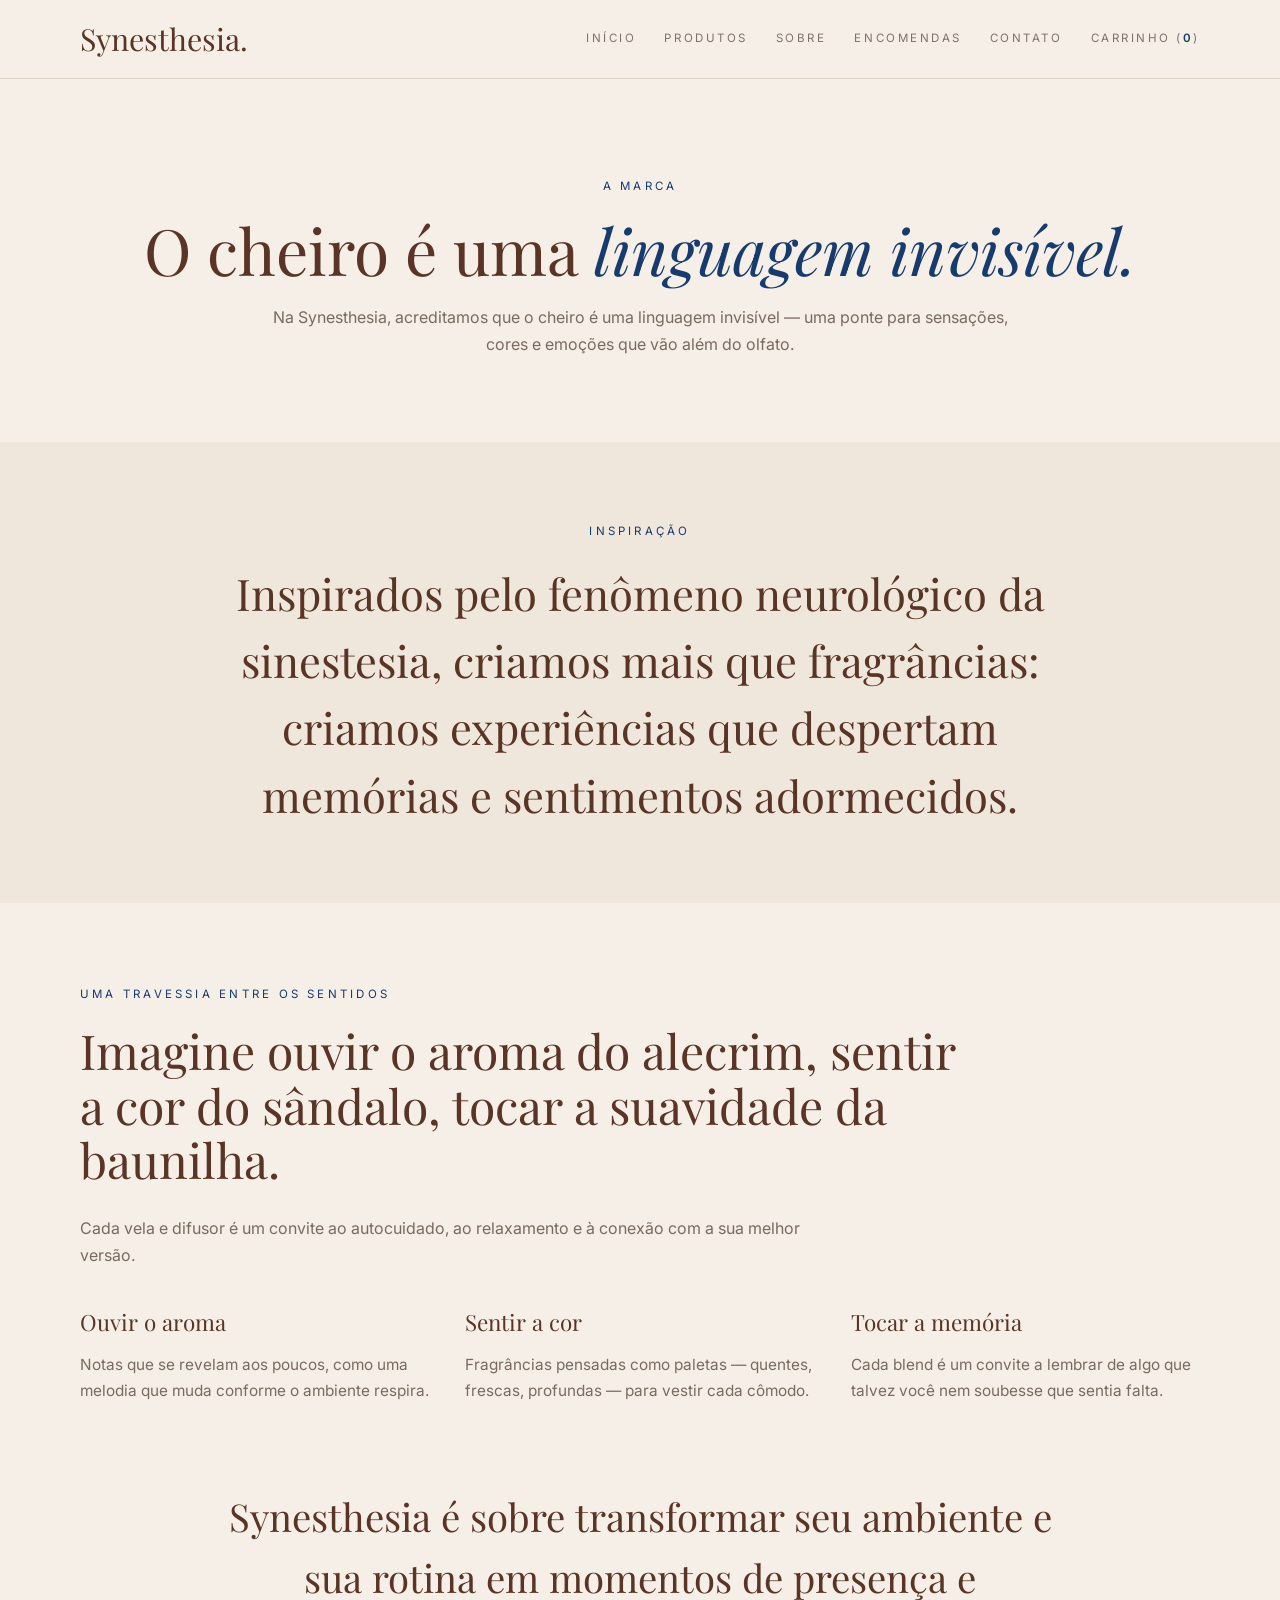
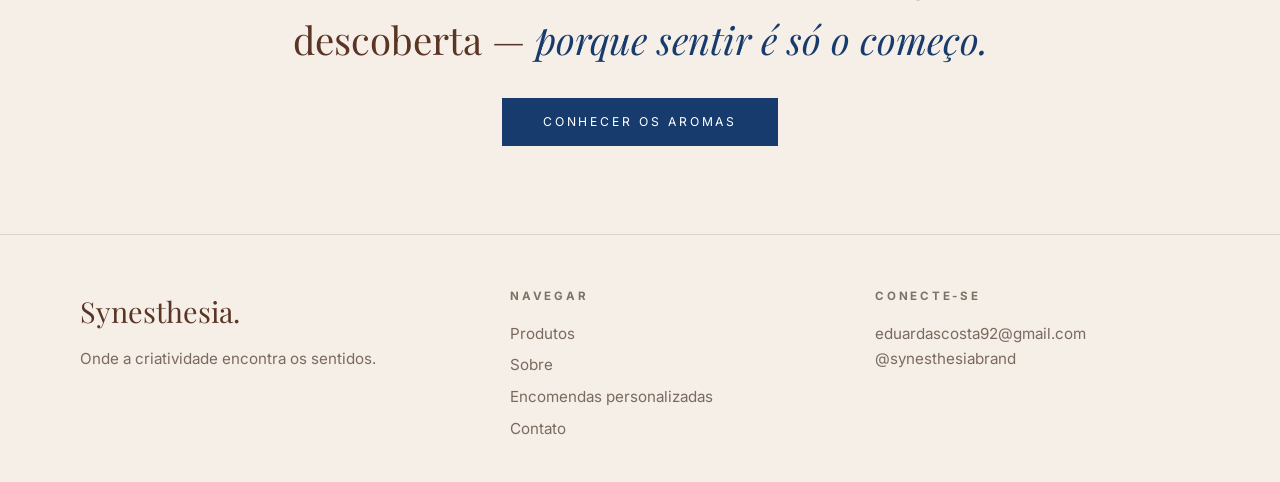
<file: sobre.html>
<!DOCTYPE html>
<html lang="pt-BR">
<head>
  <meta charset="UTF-8">
  <meta name="viewport" content="width=device-width, initial-scale=1.0">
  <title>Sobre | Synesthesia</title>

  <link href="https://fonts.googleapis.com/css2?family=Playfair+Display:wght@400;600&family=Inter:wght@300;400;500&display=swap" rel="stylesheet">
  <link rel="stylesheet" href="style.css">
</head>
<body>

  <header class="header">
    <div class="container nav">
      <div class="logo">Synesthesia.</div>
      <nav>
        <a href="index.html">Início</a>
        <a href="produtos.html">Produtos</a>
        <a href="sobre.html">Sobre</a>
        <a href="encomendas.html">Encomendas</a>
        <a href="contato.html">Contato</a>
        <a href="carrinho.html">Carrinho (<span class="cart-count">0</span>)</a>
      </nav>
    </div>
  </header>

  <main>
    <section class="about-hero container">
      <span class="tag">A marca</span>
      <h1 class="about-title">
        O cheiro é uma <span>linguagem invisível.</span>
      </h1>
      <p class="about-description">
        Na Synesthesia, acreditamos que o cheiro é uma linguagem invisível — uma ponte para sensações, cores e emoções que vão além do olfato.
      </p>
    </section>

    <section class="about-highlight">
      <div class="container about-highlight-inner">
        <span class="tag">Inspiração</span>
        <p>
          Inspirados pelo fenômeno neurológico da sinestesia, criamos mais que fragrâncias: criamos experiências que despertam memórias e sentimentos adormecidos.
        </p>
      </div>
    </section>

    <section class="about-senses container">
      <span class="tag">Uma travessia entre os sentidos</span>
      <h2 class="section-title section-title-narrow">
        Imagine ouvir o aroma do alecrim, sentir a cor do sândalo, tocar a suavidade da baunilha.
      </h2>

      <p class="section-description">
        Cada vela e difusor é um convite ao autocuidado, ao relaxamento e à conexão com a sua melhor versão.
      </p>

      <div class="about-columns">
        <article class="about-column">
          <h3>Ouvir o aroma</h3>
          <p>
            Notas que se revelam aos poucos, como uma melodia que muda conforme o ambiente respira.
          </p>
        </article>

        <article class="about-column">
          <h3>Sentir a cor</h3>
          <p>
            Fragrâncias pensadas como paletas — quentes, frescas, profundas — para vestir cada cômodo.
          </p>
        </article>

        <article class="about-column">
          <h3>Tocar a memória</h3>
          <p>
            Cada blend é um convite a lembrar de algo que talvez você nem soubesse que sentia falta.
          </p>
        </article>
      </div>
    </section>

    <section class="about-closing container">
      <p>
        Synesthesia é sobre transformar seu ambiente e sua rotina em momentos de presença e descoberta —
        <span>porque sentir é só o começo.</span>
      </p>

      <a href="produtos.html" class="btn-primary">Conhecer os aromas</a>
    </section>
  </main>

  <footer class="footer">
    <div class="container footer-grid">
      <div>
        <h3>Synesthesia.</h3>
        <p>Onde a criatividade encontra os sentidos.</p>
      </div>

      <div>
        <h4>Navegar</h4>
        <a href="produtos.html">Produtos</a>
        <a href="sobre.html">Sobre</a>
        <a href="encomendas.html">Encomendas personalizadas</a>
        <a href="contato.html">Contato</a>
      </div>

      <div>
        <h4>Conecte-se</h4>
        <p>eduardascosta92@gmail.com</p>
        <p>@synesthesiabrand</p>
      </div>
    </div>
  </footer>
<script src="script.js"></script>
</body>
</html>
</file>
<file: style.css>
:root {
  --bg: #f5efe7;
  --bg-alt: #efe7dc;
  --line: #ddd3c6;
  --text: #5a3424;
  --muted: #7a6a5f;
  --navy: #173b6d;
  --white: #ffffff;
}

* {
  margin: 0;
  padding: 0;
  box-sizing: border-box;
}

html {
  scroll-behavior: smooth;
}

body {
  background: var(--bg);
  color: var(--text);
  font-family: "Inter", sans-serif;
  line-height: 1.7;
}

img {
  max-width: 100%;
  display: block;
}

a {
  text-decoration: none;
  color: inherit;
}

.container {
  width: min(1120px, calc(100% - 48px));
  margin: 0 auto;
}

/* HEADER */
.header {
  border-bottom: 1px solid var(--line);
  background: var(--bg);
}

.nav {
  display: flex;
  align-items: center;
  justify-content: space-between;
  min-height: 78px;
  gap: 24px;
}

.logo {
  font-family: "Playfair Display", serif;
  font-size: 1.9rem;
  color: var(--text);
}

.nav nav {
  display: flex;
  align-items: center;
  gap: 28px;
  flex-wrap: wrap;
}

.nav nav a {
  font-size: 0.72rem;
  text-transform: uppercase;
  letter-spacing: 0.22em;
  color: #7d7267;
  transition: color 0.2s ease;
}

.nav nav a:hover {
  color: var(--navy);
}

/* TAG */
.tag {
  display: inline-block;
  margin-bottom: 18px;
  font-size: 0.72rem;
  text-transform: uppercase;
  letter-spacing: 0.28em;
  color: var(--navy);
}

.tag.light {
  color: rgba(255, 255, 255, 0.82);
}

/* HERO */
.hero {
  display: grid;
  grid-template-columns: 1.05fr 1fr;
  gap: 72px;
  align-items: center;
  padding: 88px 0 96px;
}
/*HERO 2 */
.hero {
    display: grid;
    grid-template-columns: 1.05fr 1fr;
    gap: 72px;
    align-items: center;
    padding: 88px 0 96px;
}

.hero-text h1 {
  font-family: "Playfair Display", serif;
  font-size: clamp(3rem, 6vw, 4.7rem);
  line-height: 1.02;
  font-weight: 400;
  letter-spacing: -0.02em;
  margin-bottom: 28px;
}
/* HERO TEST 2*/

.hero-test h1 {
  font-family: "Playfair Display". serif;
  font-size: clamp(3rem, 6vv, 4.7rem);
  line-height: 1.02;
  font-weight: 400;
  letter-spacing: -0.02em;
  margin-bottom: 28px;
}

.hero-text h1 span {
  color: var(--navy);
  font-style: italic;
}

/*HERO TEXT H1 SPAN 2*/

.hero-text h1 span {
  color: var(--navy);
  font-style: italic;
}

.hero-text p {
  max-width: 560px;
  font-size: 1.05rem;
  color: var(--muted);
  margin-bottom: 30px;
}

/*HERO TEXT P 2*/

.hero-text p {
  max-width: 560px;
  font-size: 1.05rem;
  color: var(--muted);
  margin-bottom: 30px;
}

.hero-image img {
  width: 100%;
  height: 520px;
  object-fit: cover;
}

/* HERO IMAGE 2 */

.hero-image img {
  width: 100%;
  height: 520px;
  object-fit: cover;
}

/* BUTTONS */
.buttons {
  display: flex;
  align-items: center;
  gap: 14px;
  flex-wrap: wrap;
}

.btn-primary,
.btn-white {
  display: inline-flex;
  align-items: center;
  justify-content: center;
  min-height: 48px;
  padding: 0 40px;
  font-size: 0.76rem;
  text-transform: uppercase;
  letter-spacing: 0.24em;
  transition: 0.2s ease;
  cursor: pointer;
}

.btn-primary {
  background: var(--navy);
  color: var(--white);
  border: 1px solid var(--navy);
}

.btn-primary:hover {
  opacity: 0.92;
}

.btn-white {
  background: #f6efe6;
  color: var(--text);
  border: 1px solid #f6efe6;
}

.btn-white:hover {
  transform: translateY(-1px);
}

.btn-link {
  display: inline-flex;
  align-items: center;
  min-height: 48px;
  padding: 0 6px;
  font-size: 0.76rem;
  text-transform: uppercase;
  letter-spacing: 0.24em;
  color: #6e6258;
  border-bottom: 1px solid #b9ab9a;
}

/* MANIFESTO */
.manifesto {
  padding: 8px 0 82px;
  text-align: center;
}

.manifesto-text {
  max-width: 840px;
  margin: 0 auto;
  font-family: "Playfair Display", serif;
  font-size: clamp(2rem, 4vw, 3rem);
  line-height: 1.45;
  color: var(--text);
}

/* FEATURED */
.featured {
  padding: 10px 0 92px;
}

.featured-header {
  display: flex;
  align-items: flex-end;
  justify-content: space-between;
  gap: 24px;
  margin-bottom: 36px;
}

.featured-header h2 {
  font-family: "Playfair Display", serif;
  font-size: clamp(2rem, 4vw, 3rem);
  line-height: 1.12;
  font-weight: 400;
}

.grid {
  display: grid;
  grid-template-columns: repeat(3, 1fr);
  gap: 28px;
}

.card img {
  width: 100%;
  aspect-ratio: 0.95 / 1;
  object-fit: cover;
  margin-bottom: 18px;
  background: #ebe2d7;
}

.card h3 {
  font-family: "Playfair Display", serif;
  font-size: 1.7rem;
  font-weight: 400;
  margin-bottom: 8px;
}

.card p {
  color: var(--muted);
  font-size: 0.98rem;
  max-width: 96%;
}

/* CTA */
.cta {
  background: linear-gradient(90deg, #1c3f6f 0%, #163b6d 72%, #1b355c 72%, #1b355c 100%);
  padding: 72px 0;
}

.cta-content {
  display: grid;
  grid-template-columns: 1.2fr 0.9fr;
  gap: 54px;
  align-items: center;
}

.cta h2 {
  font-family: "Playfair Display", serif;
  font-size: clamp(2.2rem, 4vw, 3.4rem);
  line-height: 1.16;
  font-weight: 400;
  color: var(--white);
}

.cta p {
  color: rgba(255, 255, 255, 0.92);
  margin-bottom: 24px;
  font-size: 1rem;
}

/* FOOTER */
.footer {
  border-top: 1px solid var(--line);
  padding: 52px 0 34px;
  background: var(--bg);
}

.footer-grid {
  display: grid;
  grid-template-columns: 1.2fr 1fr 1fr;
  gap: 40px;
}

.footer h3 {
  font-family: "Playfair Display", serif;
  font-size: 1.8rem;
  font-weight: 400;
  margin-bottom: 10px;
}

.footer h4 {
  font-size: 0.72rem;
  text-transform: uppercase;
  letter-spacing: 0.24em;
  color: #7d7267;
  margin-bottom: 14px;
}

.footer p,
.footer a {
  color: var(--muted);
  font-size: 0.95rem;
}

.footer a {
  display: block;
  margin-bottom: 6px;
}

/* RESPONSIVO */
@media (max-width: 980px) {
  .hero,
  .cta-content,
  .footer-grid,
  .grid {
    grid-template-columns: 1fr;
  }

  .hero {
    gap: 40px;
    padding: 64px 0 72px;
  }

  .hero-image img {
    height: auto;
  }

  .featured-header {
    flex-direction: column;
    align-items: flex-start;
  }

  .cta {
    background: #173b6d;
  }
}

@media (max-width: 640px) {
  .container {
    width: min(100% - 32px, 1120px);
  }

  .nav {
    align-items: flex-start;
    flex-direction: column;
    padding: 16px 0;
  }

  .nav nav {
    gap: 14px;
  }

  .hero-text h1,
  .manifesto-text,
  .featured-header h2,
  .cta h2 {
    line-height: 1.12;
  }

  .buttons {
    flex-direction: column;
    align-items: stretch;
  }

  .btn-link,
  .btn-primary,
  .btn-white {
    justify-content: center;
  }
}
.page-hero {
  padding: 88px 0 56px;
}

.page-title {
  font-family: "Playfair Display", serif;
  font-size: clamp(2.8rem, 5vw, 4.3rem);
  line-height: 1.06;
  font-weight: 400;
  margin-bottom: 20px;
}

.page-description {
  max-width: 700px;
  color: var(--muted);
  font-size: 1.02rem;
}

.product-section {
  padding: 38px 0 70px;
}

.section-title {
  font-family: "Playfair Display", serif;
  font-size: clamp(2rem, 4vw, 3rem);
  line-height: 1.14;
  font-weight: 400;
  margin-bottom: 28px;
}

.section-description {
  max-width: 720px;
  color: var(--muted);
  margin-bottom: 24px;
}

.products-grid {
  display: grid;
  gap: 24px;
}

.products-grid-2 {
  grid-template-columns: repeat(2, 1fr);
}

.products-grid-3 {
  grid-template-columns: repeat(3, 1fr);
}

.product-card {
  display: flex;
  flex-direction: column;
}

.product-image-wrap {
  background: #ebe2d7;
  margin-bottom: 18px;
}

.product-image-wrap img {
  width: 100%;
  aspect-ratio: 0.9 / 1;
  object-fit: cover;
}

.product-info h3 {
  font-family: "Playfair Display", serif;
  font-size: 1.45rem;
  font-weight: 400;
}

.product-topline {
  display: flex;
  align-items: baseline;
  justify-content: space-between;
  gap: 16px;
  margin-bottom: 8px;
}

.product-topline span {
  font-size: 0.88rem;
  color: var(--muted);
  white-space: nowrap;
}

.product-info p {
  color: var(--muted);
  font-size: 0.96rem;
  margin-bottom: 8px;
}

.product-info small {
  display: inline-block;
  text-transform: uppercase;
  letter-spacing: 0.14em;
  font-size: 0.7rem;
  color: #8a7c70;
}

.shop-cta {
  padding: 24px 0 86px;
}

.shop-cta-box {
  border: 1px solid var(--line);
  padding: 38px 28px;
  text-align: center;
}

.shop-cta-box h2 {
  font-family: "Playfair Display", serif;
  font-size: clamp(1.8rem, 4vw, 2.5rem);
  font-weight: 400;
  margin-bottom: 10px;
}

.shop-cta-box p {
  max-width: 720px;
  margin: 0 auto 22px;
  color: var(--muted);
}

@media (max-width: 980px) {
  .products-grid-2,
  .products-grid-3 {
    grid-template-columns: 1fr;
  }
}
.about-hero {
  text-align: center;
  padding: 92px 0 84px;
}

.about-title {
  font-family: "Playfair Display", serif;
  font-size: clamp(2.8rem, 5vw, 4.5rem);
  line-height: 1.08;
  font-weight: 400;
  margin-bottom: 20px;
}

.about-title span {
  color: var(--navy);
  font-style: italic;
}

.about-description {
  max-width: 760px;
  margin: 0 auto;
  color: var(--muted);
  font-size: 1rem;
}

.about-highlight {
  background: var(--bg-alt);
  padding: 74px 0;
  margin-bottom: 76px;
}

.about-highlight-inner {
  text-align: center;
}

.about-highlight-inner p {
  max-width: 900px;
  margin: 0 auto;
  font-family: "Playfair Display", serif;
  font-size: clamp(1.9rem, 3.4vw, 2.8rem);
  line-height: 1.55;
  font-weight: 400;
}

.about-senses {
  padding-bottom: 72px;
}

.section-title-narrow {
  max-width: 900px;
}

.about-columns {
  display: grid;
  grid-template-columns: repeat(3, 1fr);
  gap: 36px;
  margin-top: 34px;
}

.about-column h3 {
  font-family: "Playfair Display", serif;
  font-size: 1.4rem;
  font-weight: 400;
  margin-bottom: 10px;
}

.about-column p {
  color: var(--muted);
  font-size: 0.96rem;
}

.about-closing {
  text-align: center;
  padding: 10px 0 88px;
}

.about-closing p {
  max-width: 860px;
  margin: 0 auto 28px;
  font-family: "Playfair Display", serif;
  font-size: clamp(1.8rem, 3vw, 2.6rem);
  line-height: 1.6;
  font-weight: 400;
}

.about-closing span {
  color: var(--navy);
  font-style: italic;
}

.about-closing .btn-primary {
  min-width: 220px;
}

@media (max-width: 980px) {
  .about-columns {
    grid-template-columns: 1fr;
    gap: 24px;
  }
}
.orders-hero {
  text-align: center;
  padding: 92px 0 44px;
}

.orders-title {
  font-family: "Playfair Display", serif;
  font-size: clamp(2.6rem, 5vw, 4.3rem);
  line-height: 1.08;
  font-weight: 400;
  margin-bottom: 18px;
}

.orders-description {
  max-width: 760px;
  margin: 0 auto;
  color: var(--muted);
  font-size: 1rem;
}

.orders-form-section {
  padding: 20px 0 88px;
}

.orders-form-wrap {
  max-width: 720px;
  margin: 0 auto;
  border: 1px solid var(--line);
  background: #f7f1e8;
  padding: 34px 32px 26px;
}

.orders-form {
  display: flex;
  flex-direction: column;
  gap: 18px;
}

.form-row {
  display: grid;
  grid-template-columns: repeat(2, 1fr);
  gap: 18px;
}

.form-group {
  display: flex;
  flex-direction: column;
  gap: 8px;
}

.form-group label {
  font-size: 0.72rem;
  text-transform: uppercase;
  letter-spacing: 0.18em;
  color: #7c7065;
}

.form-group input,
.form-group textarea {
  width: 100%;
  border: 1px solid #d6c9ba;
  background: transparent;
  padding: 14px 14px;
  font: inherit;
  color: var(--text);
  outline: none;
  transition: border-color 0.2s ease, box-shadow 0.2s ease;
}

.form-group input::placeholder,
.form-group textarea::placeholder {
  color: #a99c90;
}

.form-group input:focus,
.form-group textarea:focus {
  border-color: #b8a896;
  box-shadow: 0 0 0 2px rgba(184, 168, 150, 0.14);
}

.choice-group {
  display: flex;
  gap: 10px;
  flex-wrap: wrap;
}

.choice-pill {
  position: relative;
  cursor: pointer;
}

.choice-pill input {
  position: absolute;
  opacity: 0;
  pointer-events: none;
}

.choice-pill span {
  display: inline-flex;
  align-items: center;
  justify-content: center;
  min-height: 40px;
  padding: 0 18px;
  border: 1px solid #d6c9ba;
  font-size: 0.78rem;
  color: var(--text);
  background: transparent;
  transition: 0.2s ease;
}

.choice-pill input:checked + span {
  background: var(--navy);
  border-color: var(--navy);
  color: var(--white);
}

.full {
  width: 100%;
}

.form-note {
  text-align: center;
  font-size: 0.85rem;
  color: var(--muted);
  margin-top: 4px;
}

@media (max-width: 720px) {
  .orders-form-wrap {
    padding: 24px 18px 22px;
  }

  .form-row {
    grid-template-columns: 1fr;
  }
}
.contact-hero {
  text-align: center;
  padding: 92px 0 44px;
}

.contact-title {
  font-family: "Playfair Display", serif;
  font-size: clamp(2.6rem, 5vw, 4.2rem);
  line-height: 1.08;
  font-weight: 400;
  margin-bottom: 18px;
}

.contact-description {
  max-width: 760px;
  margin: 0 auto;
  color: var(--muted);
  font-size: 1rem;
}

.contact-cards {
  padding: 18px 0 42px;
}

.contact-grid {
  display: grid;
  grid-template-columns: repeat(2, 1fr);
  gap: 18px;
  align-items: stretch;
}

.contact-card {
  border: 1px solid var(--line);
  background: transparent;
  padding: 22px 20px;
  display: flex;
  gap: 16px;
  align-items: flex-start;
  min-height: 104px;
  transition: transform 0.2s ease, border-color 0.2s ease;
}

a.contact-card:hover {
  transform: translateY(-2px);
  border-color: #c6b8a8;
}

.contact-icon {
  width: 36px;
  height: 36px;
  border: 1px solid #cdbfae;
  border-radius: 999px;
  display: flex;
  align-items: center;
  justify-content: center;
  color: var(--navy);
  flex-shrink: 0;
  font-size: 0.95rem;
}

.contact-card span {
  display: block;
  font-size: 0.7rem;
  text-transform: uppercase;
  letter-spacing: 0.2em;
  color: #8a7c70;
  margin-bottom: 8px;
}

.contact-card strong {
  display: block;
  color: var(--text);
  font-weight: 400;
  line-height: 1.5;
}

.contact-cta {
  padding: 10px 0 94px;
}

.contact-cta-box {
  background: var(--navy);
  color: var(--white);
  text-align: center;
  padding: 56px 28px;
  max-width: 760px;
  margin: 0 auto;
}

.contact-cta-box h2 {
  font-family: "Playfair Display", serif;
  font-size: clamp(2rem, 4vw, 2.8rem);
  font-weight: 400;
  margin-bottom: 14px;
  color: var(--white);
}

.contact-cta-box p {
  max-width: 560px;
  margin: 0 auto 22px;
  color: rgba(255, 255, 255, 0.9);
}

@media (max-width: 720px) {
  .contact-grid {
    grid-template-columns: 1fr;
  }

  .contact-cta-box {
    padding: 40px 18px;
  }
}
.shop-cta-box .buttons {
  display: flex;
  justify-content: center;
  align-items: center;
  gap: 14px;
  flex-wrap: wrap;
}

.love-banner {
  height: 500px;
  background-image:
    linear-gradient(
      rgba(0,0,0,0.35),
      rgba(0,0,0,0.35)
    ),
    url("assets/banner-mes-do-amor.jpg");
  background-size: cover;
  background-position: center;
  background-repeat: no-repeat;

  display: flex;
  align-items: center;
  justify-content: center;

  margin-bottom: 60px;
}

.love-banner-overlay {
  text-align: center;
  max-width: 800px;
  padding: 40px;
  color: white;
}

.love-banner-overlay h1 {
  font-family: "Playfair Display", serif;
  font-size: clamp(3rem, 6vw, 5rem);
  font-weight: 800;
  margin-bottom: 20px;
}

.love-banner-overlay p {
  font-size: 1.05rem;
  line-height: 1.8;
  color: rgba(255,255,255,0.92);
}

@media (max-width: 768px) {
  .love-banner {
    height: 380px;
  }

  .love-banner-overlay {
    padding: 24px;
  }
}

.love-banner {
  height: 500px;
  background-image:
    linear-gradient(
      rgba(0,0,0,0.30),
      rgba(0,0,0,0.30)
    ),
    url("assets/banner.jpg");

  background-size: cover;
  background-position: center;
  background-repeat: no-repeat;

  display: flex;
  align-items: center;
  justify-content: center;

  margin-bottom: 60px;
}
.love-banner .tag {
  display: inline-block;
  font-size: 1rem;
  font-weight: 600;
  letter-spacing: 0.25em;
  background: rgba(255,255,255,0.15);
  padding: 8px 18px;
  border: 1px solid rgba(255,255,255,0.3);
  border-radius: 30px;
  color: white;
  backdrop-filter: blur(4px);
  margin-bottom: 24px;
}

/* CARRINHO */
.cart-page {
  padding: 10px 0 90px;
}

.cart-layout {
  display: grid;
  grid-template-columns: 1.4fr 0.8fr;
  gap: 32px;
  align-items: flex-start;
}

.cart-items-area {
  min-height: 200px;
}

.cart-item {
  display: grid;
  grid-template-columns: 120px 1fr auto;
  gap: 22px;
  align-items: center;
  border: 1px solid var(--line);
  background: #f7f1e8;
  padding: 18px;
  margin-bottom: 16px;
}

.cart-item img {
  width: 120px;
  height: 140px;
  object-fit: cover;
  background: #ebe2d7;
}

.cart-item-info h3 {
  font-family: "Playfair Display", serif;
  font-size: 1.45rem;
  font-weight: 400;
  margin-bottom: 6px;
}

.cart-item-info p {
  color: var(--muted);
  font-size: 0.95rem;
  margin-bottom: 6px;
}

.cart-item-info small {
  display: inline-block;
  text-transform: uppercase;
  letter-spacing: 0.14em;
  font-size: 0.7rem;
  color: #8a7c70;
}

.cart-item-actions {
  display: flex;
  flex-direction: column;
  align-items: flex-end;
  gap: 12px;
  min-width: 130px;
}

.cart-item-actions strong {
  font-size: 1rem;
  color: var(--text);
}

.cart-item-actions label {
  display: flex;
  flex-direction: column;
  gap: 6px;
  font-size: 0.7rem;
  text-transform: uppercase;
  letter-spacing: 0.16em;
  color: #7c7065;
}

.cart-item-actions input {
  width: 80px;
  border: 1px solid #d6c9ba;
  background: transparent;
  padding: 10px;
  font: inherit;
  color: var(--text);
}

.remove-item {
  border: none;
  background: transparent;
  color: #8a4a3b;
  cursor: pointer;
  font-size: 0.72rem;
  text-transform: uppercase;
  letter-spacing: 0.16em;
  border-bottom: 1px solid rgba(138, 74, 59, 0.35);
  padding-bottom: 3px;
}

.checkout-box {
  border: 1px solid var(--line);
  background: #f7f1e8;
  padding: 28px 24px;
  position: sticky;
  top: 24px;
}

.checkout-box h2 {
  font-family: "Playfair Display", serif;
  font-size: 2rem;
  font-weight: 400;
  margin-bottom: 20px;
}

.cart-total-line {
  display: flex;
  justify-content: space-between;
  align-items: center;
  gap: 12px;
  padding: 16px 0;
  border-top: 1px solid var(--line);
  border-bottom: 1px solid var(--line);
  margin-bottom: 16px;
}

.cart-total-line span {
  color: var(--muted);
}

.cart-total-line strong {
  font-size: 1.15rem;
}

.checkout-note {
  color: var(--muted);
  font-size: 0.9rem;
  margin-bottom: 22px;
}

.checkout-form {
  display: flex;
  flex-direction: column;
  gap: 16px;
}

.empty-cart {
  border: 1px solid var(--line);
  background: #f7f1e8;
  padding: 42px 28px;
  text-align: center;
}

.empty-cart h2 {
  font-family: "Playfair Display", serif;
  font-size: 2rem;
  font-weight: 400;
  margin-bottom: 8px;
}

.empty-cart p {
  color: var(--muted);
  margin-bottom: 22px;
}

.add-to-cart {
  margin-top: 16px;
  width: 100%;
  min-height: 44px;
  padding: 0 22px;
  font-size: 0.68rem;
}

/* RESPONSIVO CARRINHO */
@media (max-width: 900px) {
  .cart-layout {
    grid-template-columns: 1fr;
  }

  .checkout-box {
    position: static;
  }

  .cart-item {
    grid-template-columns: 90px 1fr;
  }

  .cart-item img {
    width: 90px;
    height: 110px;
  }

  .cart-item-actions {
    grid-column: 1 / -1;
    align-items: flex-start;
  }
}

@media (max-width: 560px) {
  .cart-item {
    grid-template-columns: 1fr;
  }

  .cart-item img {
    width: 100%;
    height: auto;
    aspect-ratio: 1 / 1;
  }

  .cart-item-actions {
    width: 100%;
  }

  .cart-item-actions input {
    width: 100%;
  }
}
/* AJUSTES FINAIS DA LOJA */
.cart-count {
  font-weight: 600;
  color: var(--navy);
}

.product-card .btn-primary {
  margin-top: auto;
}

.product-info {
  display: flex;
  flex-direction: column;
  flex: 1;
}

.product-card {
  height: 100%;
}

.product-info .add-to-cart {
  margin-top: 18px;
}

.add-to-cart:hover {
  transform: translateY(-1px);
}

.checkout-form .btn-primary {
  margin-top: 8px;
}

.cart-item-actions button:hover {
  opacity: 0.75;
}

.cart-item-actions input:focus {
  border-color: var(--navy);
  outline: none;
}

.checkout-box input:focus,
.checkout-box textarea:focus {
  border-color: var(--navy);
  box-shadow: 0 0 0 2px rgba(23, 59, 109, 0.08);
}

.checkout-box textarea {
  resize: vertical;
}

@media (max-width: 720px) {
  .nav nav a[href="carrinho.html"] {
    color: var(--navy);
    font-weight: 600;
  }

  .checkout-box h2 {
    font-size: 1.7rem;
  }

  .cart-total-line {
    font-size: 0.95rem;
  }

  .checkout-note {
    font-size: 0.88rem;
  }

  .add-to-cart {
    letter-spacing: 0.16em;
    font-size: 0.66rem;
  }
}
/* CTA MÊS DO AMOR NA HOME */
.love-home-cta {
  padding: 10px 0 80px;
}

.love-home-box {
  background: #f7f1e8;
  border: 1px solid var(--line);
  padding: 48px 32px;
  text-align: center;
}

.love-home-box h2 {
  font-family: "Playfair Display", serif;
  font-size: clamp(2.4rem, 5vw, 4rem);
  line-height: 1.1;
  font-weight: 400;
  margin-bottom: 14px;
  color: var(--text);
}

.love-home-box p {
  max-width: 680px;
  margin: 0 auto 26px;
  color: var(--muted);
  font-size: 1rem;
}
/* CTA MÊS DO AMOR NA HOME COM IMAGEM */
.love-home-cta {
  padding: 10px 0 80px;
}

.love-home-box {
  display: grid;
  grid-template-columns: 0.95fr 1.05fr;
  gap: 42px;
  align-items: center;
  background: #f7f1e8;
  border: 1px solid var(--line);
  padding: 32px;
}

.love-home-image img {
  width: 100%;
  height: 420px;
  object-fit: cover;
  background: #ebe2d7;
}

.love-home-content {
  padding: 20px 18px;
}

.love-home-content h2 {
  font-family: "Playfair Display", serif;
  font-size: clamp(2.4rem, 5vw, 4rem);
  line-height: 1.1;
  font-weight: 400;
  margin-bottom: 14px;
  color: var(--text);
}

.love-home-content p {
  max-width: 620px;
  margin-bottom: 26px;
  color: var(--muted);
  font-size: 1rem;
}

@media (max-width: 860px) {
  .love-home-box {
    grid-template-columns: 1fr;
    gap: 28px;
    padding: 22px;
  }

  .love-home-image img {
    height: auto;
    aspect-ratio: 1 / 1;
  }

  .love-home-content {
    padding: 8px 0 6px;
    text-align: center;
  }
}
</file>
